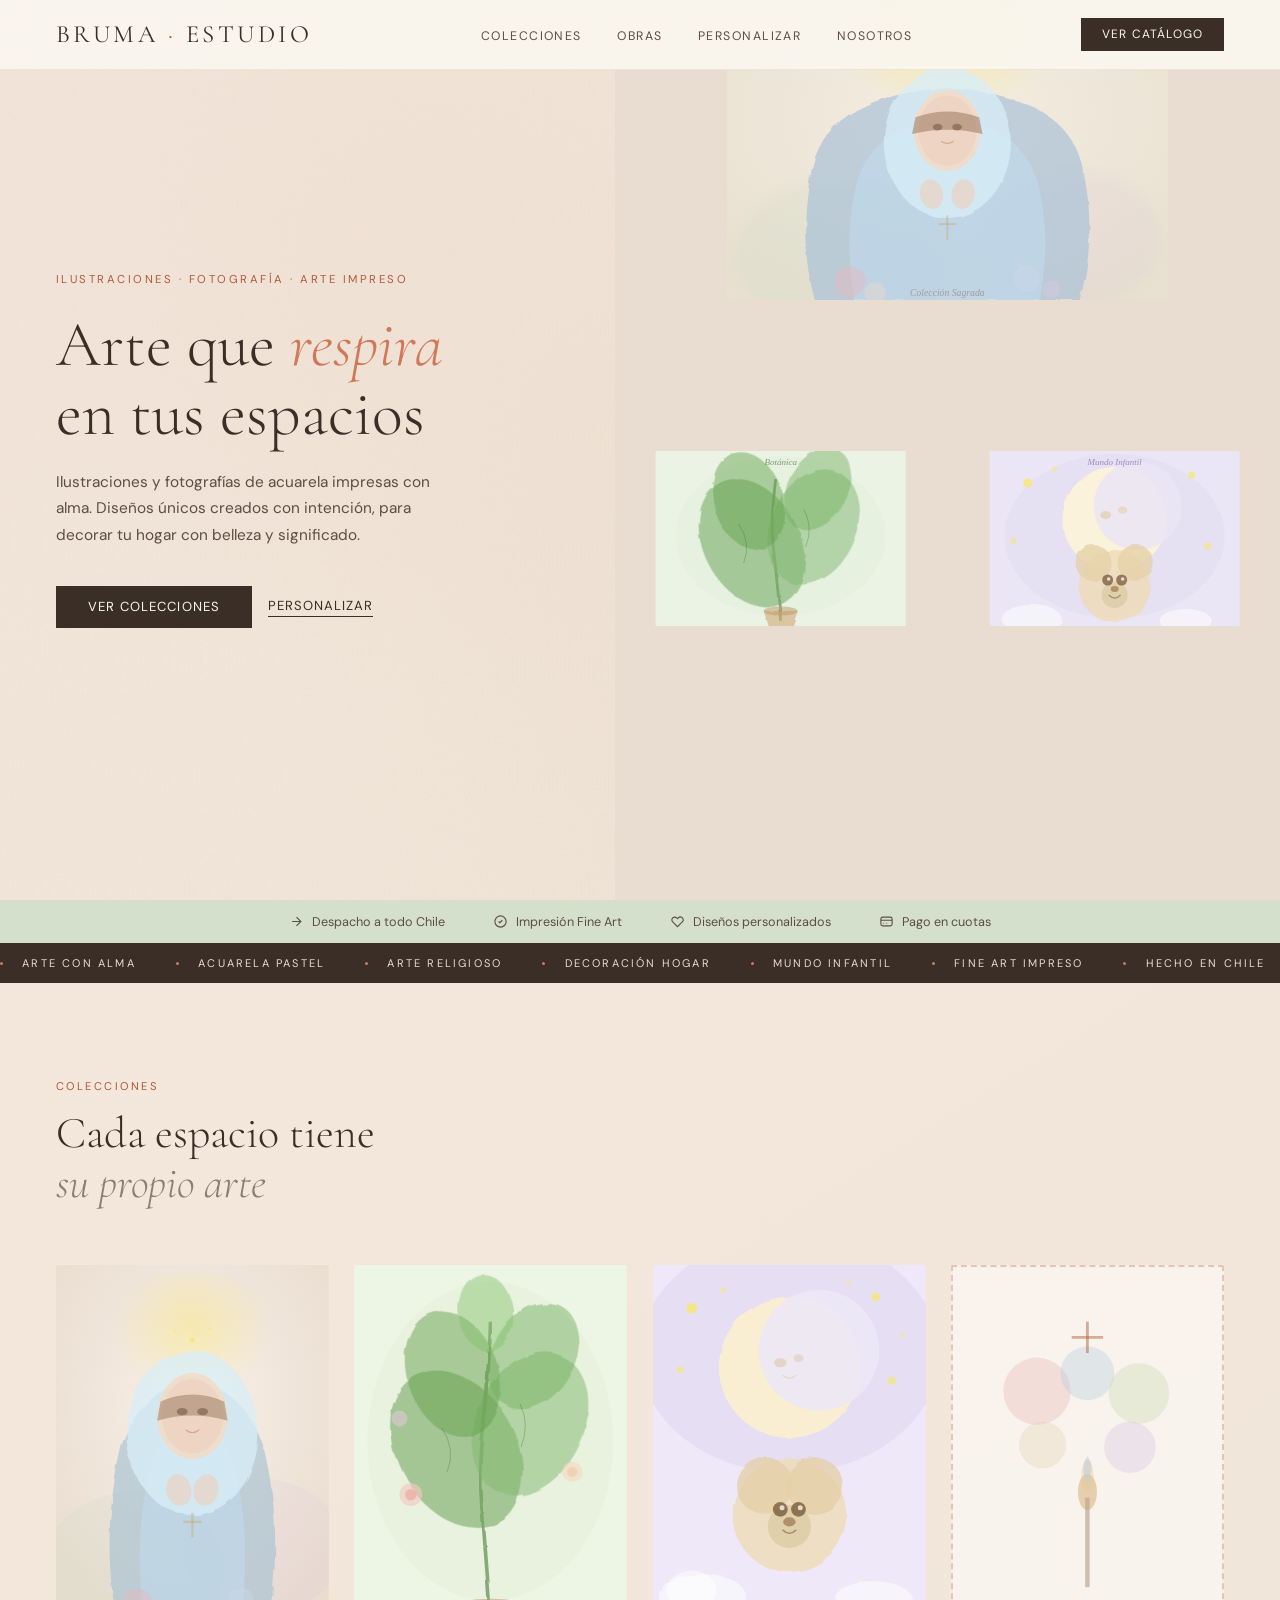
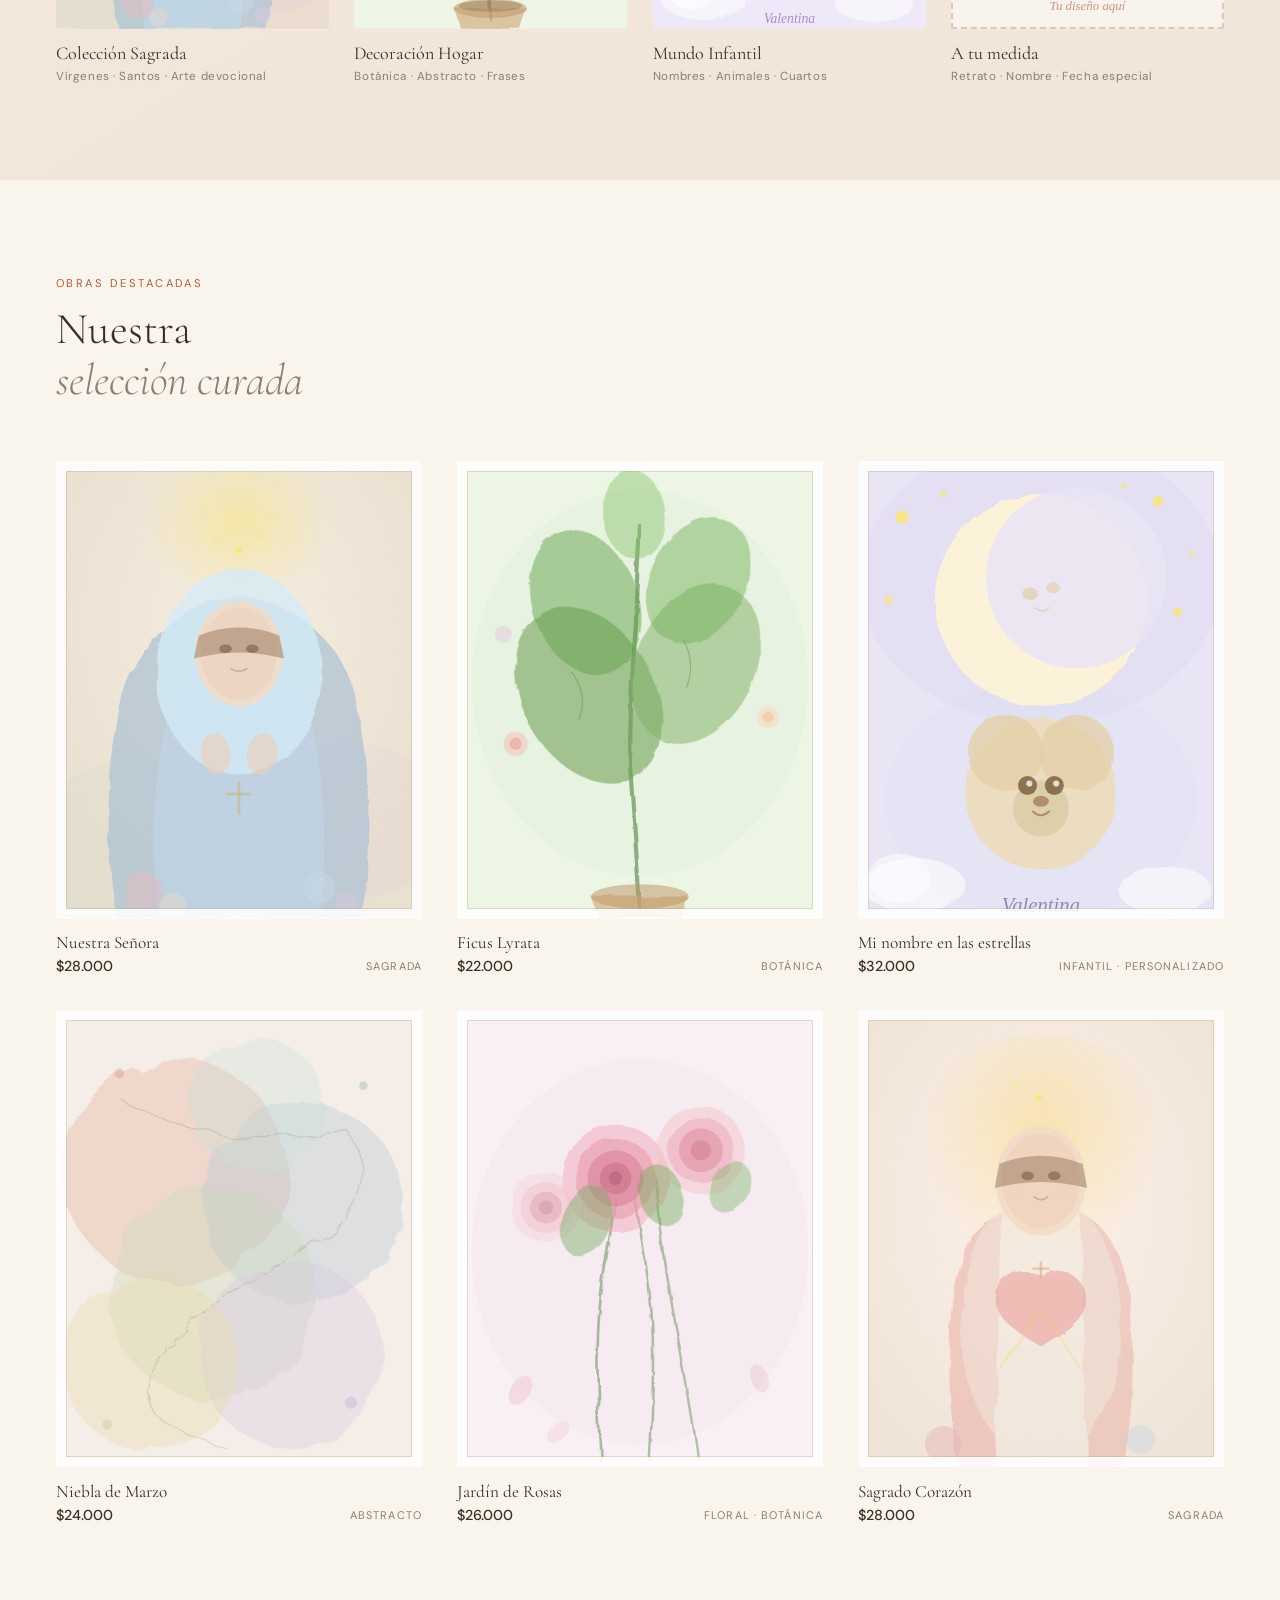
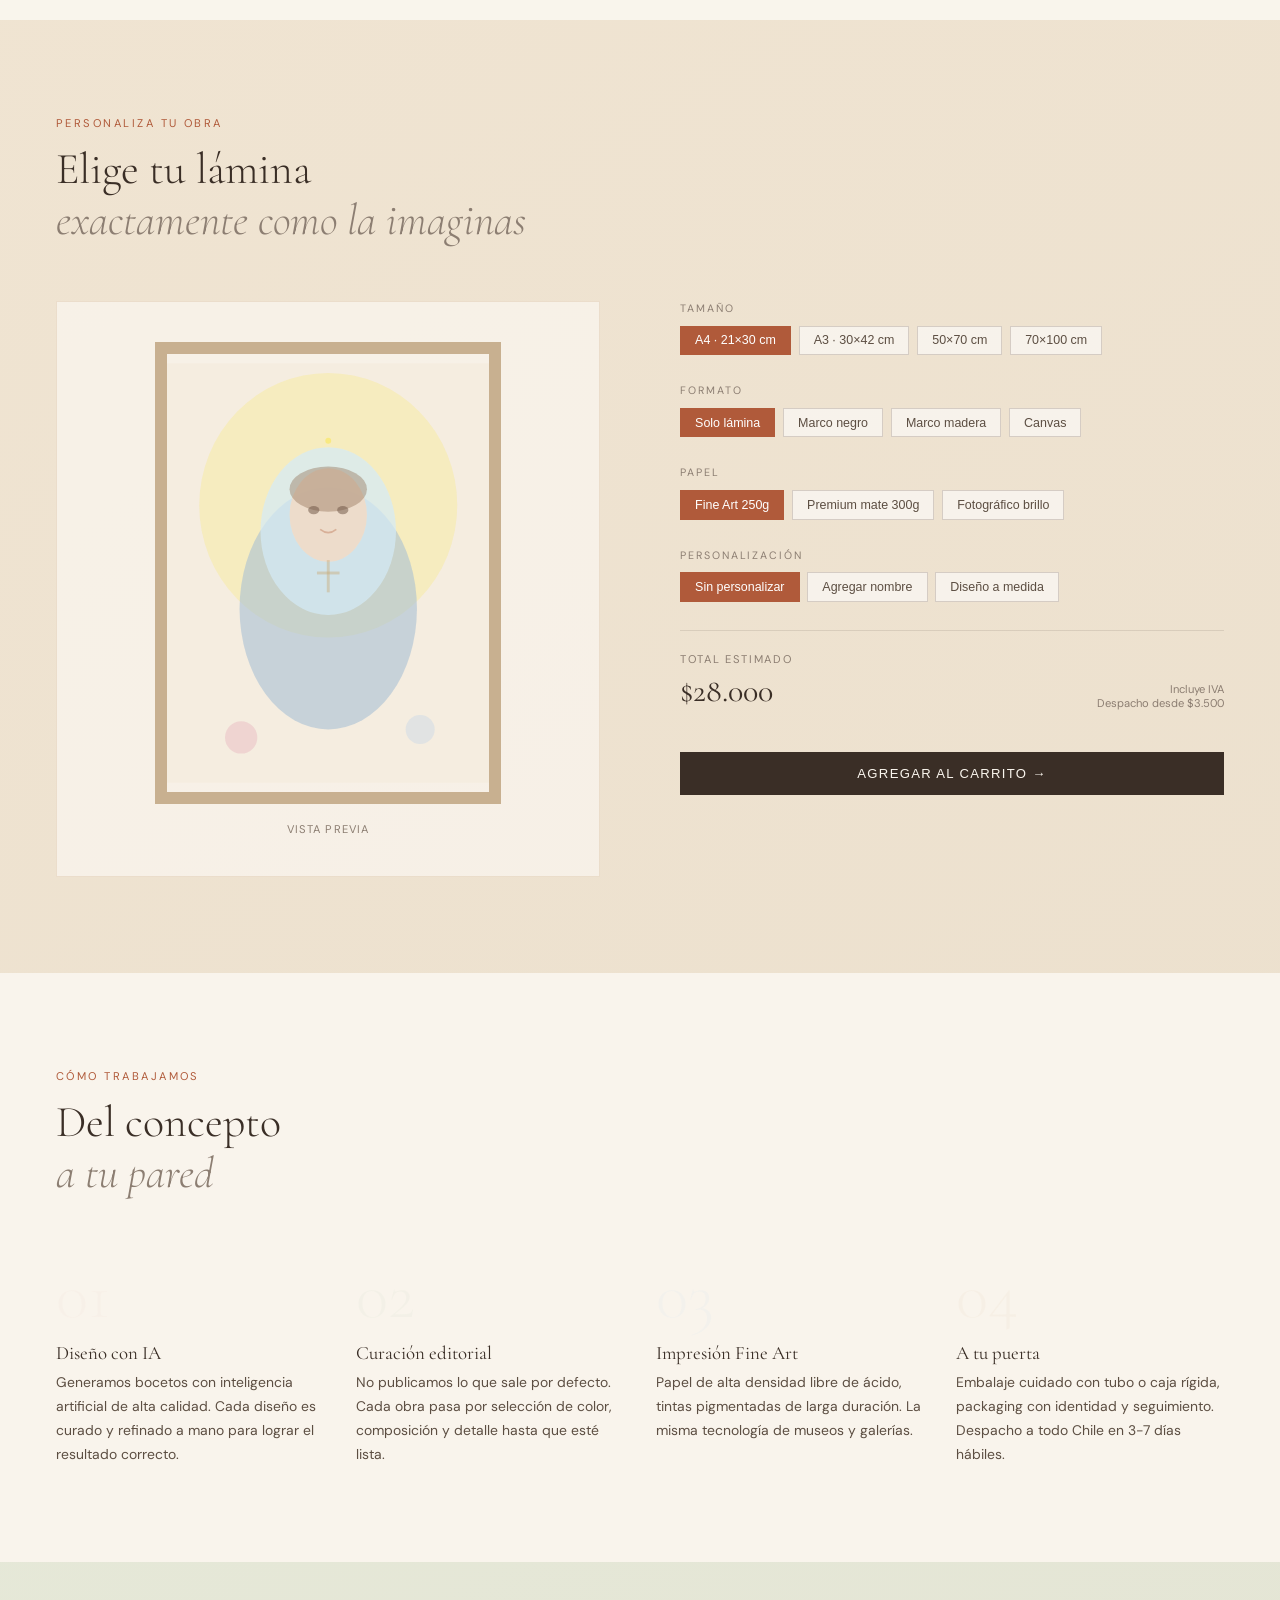
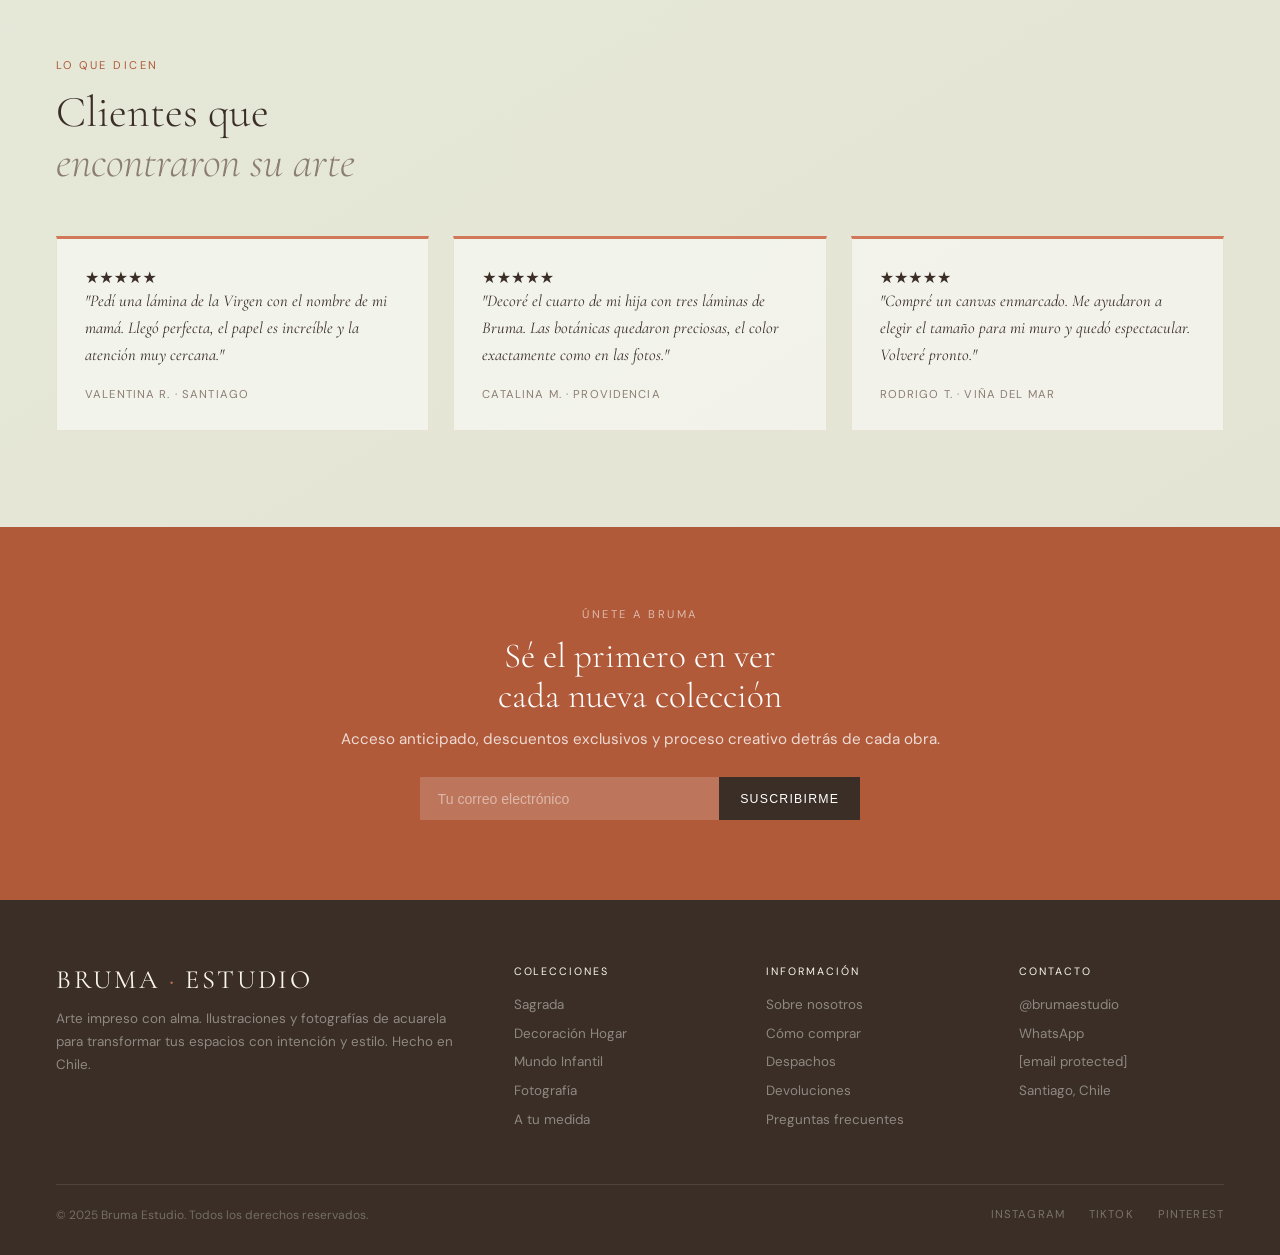
<file: index.html>
<!DOCTYPE html>
<html lang="es">
<head>
  <meta charset="UTF-8">
  <meta name="viewport" content="width=device-width, initial-scale=1.0">
  <title>Bruma Estudio — Arte para tus espacios</title>

  <!-- Fuentes -->
  <link href="https://fonts.googleapis.com/css2?family=Cormorant+Garamond:ital,wght@0,300;0,400;0,500;1,300;1,400&family=DM+Sans:opsz,wght@9..40,300;9..40,400;9..40,500&display=swap" rel="stylesheet">

  <!-- Estilos separados -->
  <link rel="stylesheet" href="css/bruma.css">
</head>
<body>

<nav>
  <a href="#" class="nl">BRUMA <span>·</span> ESTUDIO</a>
  <ul class="nlinks">
    <li><a href="#cats">Colecciones</a></li>
    <li><a href="#prods">Obras</a></li>
    <li><a href="#cfg">Personalizar</a></li>
    <li><a href="#proc">Nosotros</a></li>
  </ul>
  <a href="#prods" class="ncta">Ver catálogo</a>
</nav>

<!-- HERO -->
<section class="hero" style="padding:0;" id="top">
  <div class="hl">
    <p class="ey">Ilustraciones · Fotografía · Arte impreso</p>
    <h1 class="ht">Arte que <em>respira</em><br>en tus espacios</h1>
    <p class="hs">Ilustraciones y fotografías de acuarela impresas con alma. Diseños únicos creados con intención, para decorar tu hogar con belleza y significado.</p>
    <div class="ha">
      <a href="#cats" class="bp">Ver colecciones</a>
      <a href="#cfg" class="bs">Personalizar</a>
    </div>
  </div>
  <div class="hr">
    <div class="ha1">
      <!-- VIRGEN ACUARELA HERO -->
      <svg viewBox="0 0 500 340" xmlns="http://www.w3.org/2000/svg" style="height:300px;width:100%;object-fit:cover;">
        <defs>
          <radialGradient id="hbg" cx="50%" cy="38%" r="68%"><stop offset="0%" stop-color="#F5EDE2"/><stop offset="100%" stop-color="#E8E0D0"/></radialGradient>
          <radialGradient id="hhalo" cx="50%" cy="26%" r="34%"><stop offset="0%" stop-color="#F8E870" stop-opacity=".48"/><stop offset="100%" stop-color="#F8E870" stop-opacity="0"/></radialGradient>
          <filter id="wc0"><feTurbulence type="fractalNoise" baseFrequency=".038" numOctaves="4" result="n"/><feDisplacementMap in="SourceGraphic" in2="n" scale="5"/></filter>
          <filter id="bl0"><feGaussianBlur stdDeviation="7"/></filter>
        </defs>
        <rect width="500" height="340" fill="url(#hbg)"/>
        <ellipse cx="250" cy="105" rx="185" ry="130" fill="url(#hhalo)"/>
        <ellipse cx="130" cy="290" rx="120" ry="85" fill="#C8D8C2" fill-opacity=".22" filter="url(#bl0)"/>
        <ellipse cx="390" cy="270" rx="100" ry="78" fill="#D8C8D8" fill-opacity=".18" filter="url(#bl0)"/>
        <!-- manto azul pastel -->
        <path d="M 100 340 C 90 305 82 250 98 185 C 112 132 165 105 250 100 C 335 105 388 132 402 185 C 418 250 410 305 400 340 Z" fill="#A8C2D8" fill-opacity=".68" filter="url(#wc0)"/>
        <path d="M 145 340 C 138 300 135 255 148 205 C 160 166 192 140 250 134 C 308 140 340 166 352 205 C 365 255 362 300 355 340 Z" fill="#C2DCF0" fill-opacity=".55"/>
        <!-- velo -->
        <ellipse cx="250" cy="162" rx="72" ry="85" fill="#D8EEF8" fill-opacity=".78" filter="url(#wc0)"/>
        <!-- cara piel cálida -->
        <ellipse cx="250" cy="148" rx="38" ry="46" fill="#F2DCC8" fill-opacity=".92"/>
        <ellipse cx="250" cy="148" rx="33" ry="40" fill="#EDD0BC" fill-opacity=".52"/>
        <!-- cabello marrón -->
        <path d="M 214 133 Q 250 120 286 133 L 290 152 Q 250 142 210 152 Z" fill="#8C6C50" fill-opacity=".48"/>
        <!-- ojos suaves -->
        <ellipse cx="239" cy="144" rx="5.5" ry="3.8" fill="#6A5040" fill-opacity=".52"/>
        <ellipse cx="261" cy="144" rx="5.5" ry="3.8" fill="#6A5040" fill-opacity=".52"/>
        <path d="M 243 160 Q 250 165 257 160" stroke="#C08060" stroke-width="1.4" fill="none" stroke-opacity=".5"/>
        <!-- manos -->
        <ellipse cx="232" cy="220" rx="13" ry="17" fill="#EDD0BC" fill-opacity=".62" transform="rotate(-12,232,220)"/>
        <ellipse cx="268" cy="220" rx="13" ry="17" fill="#EDD0BC" fill-opacity=".62" transform="rotate(12,268,220)"/>
        <!-- cruces / rosario -->
        <line x1="250" y1="244" x2="250" y2="272" stroke="#C8A870" stroke-width="2.2" stroke-opacity=".45"/>
        <line x1="240" y1="254" x2="260" y2="254" stroke="#C8A870" stroke-width="2.2" stroke-opacity=".45"/>
        <!-- flores base -->
        <circle cx="140" cy="320" r="18" fill="#E8B8C0" fill-opacity=".5" filter="url(#wc0)"/>
        <circle cx="168" cy="332" r="12" fill="#ECD8C8" fill-opacity=".44"/>
        <circle cx="340" cy="316" r="15" fill="#C8D8E8" fill-opacity=".48" filter="url(#wc0)"/>
        <circle cx="368" cy="328" r="10" fill="#DCC8E4" fill-opacity=".42"/>
        <!-- destellos -->
        <circle cx="250" cy="65" r="2.8" fill="#F8E870" fill-opacity=".82"/>
        <circle cx="230" cy="56" r="1.6" fill="#F8E870" fill-opacity=".6"/>
        <circle cx="270" cy="54" r="1.6" fill="#F8E870" fill-opacity=".6"/>
        <text x="250" y="336" text-anchor="middle" font-family="Georgia,serif" font-size="11" fill="#8C7060" fill-opacity=".55" font-style="italic">Colección Sagrada</text>
      </svg>
    </div>
    <!-- BOTANICA sm -->
    <div class="hs1">
      <svg viewBox="0 0 250 175" xmlns="http://www.w3.org/2000/svg" style="height:175px;width:100%;">
        <defs><filter id="wcB0"><feTurbulence type="fractalNoise" baseFrequency=".042" numOctaves="4" result="n"/><feDisplacementMap in="SourceGraphic" in2="n" scale="4"/></filter></defs>
        <rect width="250" height="175" fill="#EBF3E5"/>
        <ellipse cx="125" cy="85" rx="105" ry="80" fill="#E0EED8" fill-opacity=".45"/>
        <path d="M 125 170 C 123 145 120 118 117 90 C 115 68 118 48 120 28" stroke="#4A7A38" stroke-width="2.8" fill="none" stroke-opacity=".58" filter="url(#wcB0)"/>
        <ellipse cx="96" cy="92" rx="48" ry="68" fill="#72A860" fill-opacity=".56" transform="rotate(-28,96,92)" filter="url(#wcB0)"/>
        <ellipse cx="158" cy="76" rx="43" ry="60" fill="#82B870" fill-opacity=".5" transform="rotate(24,158,76)" filter="url(#wcB0)"/>
        <ellipse cx="93" cy="50" rx="35" ry="50" fill="#62A048" fill-opacity=".46" transform="rotate(-18,93,50)" filter="url(#wcB0)"/>
        <ellipse cx="162" cy="38" rx="30" ry="44" fill="#74B060" fill-opacity=".46" transform="rotate(28,162,38)" filter="url(#wcB0)"/>
        <path d="M 83 73 Q 96 92 88 112" stroke="#2A5820" stroke-width=".85" fill="none" stroke-opacity=".3"/>
        <path d="M 148 58 Q 158 76 150 96" stroke="#2A5820" stroke-width=".85" fill="none" stroke-opacity=".3"/>
        <path d="M 108 160 L 142 160 L 137 175 L 113 175 Z" fill="#D0A878" fill-opacity=".6" filter="url(#wcB0)"/>
        <ellipse cx="125" cy="160" rx="17" ry="4.5" fill="#C09868" fill-opacity=".5"/>
        <text x="125" y="14" text-anchor="middle" font-family="Georgia,serif" font-size="9" fill="#4A6A3A" fill-opacity=".65" font-style="italic">Botánica</text>
      </svg>
    </div>
    <!-- INFANTIL sm -->
    <div class="hs1">
      <svg viewBox="0 0 250 175" xmlns="http://www.w3.org/2000/svg" style="height:175px;width:100%;">
        <defs><filter id="wcI0"><feTurbulence type="fractalNoise" baseFrequency=".048" numOctaves="3" result="n"/><feDisplacementMap in="SourceGraphic" in2="n" scale="3.5"/></filter></defs>
        <rect width="250" height="175" fill="#EBE6F5"/>
        <ellipse cx="125" cy="85" rx="110" ry="82" fill="#E0D8F0" fill-opacity=".45"/>
        <circle cx="125" cy="68" r="52" fill="#FFF5D8" fill-opacity=".86" filter="url(#wcI0)"/>
        <circle cx="148" cy="55" r="44" fill="#EBE6F5" fill-opacity=".9"/>
        <ellipse cx="116" cy="64" rx="5.5" ry="4" fill="#DDB870" fill-opacity=".38"/>
        <ellipse cx="133" cy="59" rx="4.5" ry="3.5" fill="#DDB870" fill-opacity=".32"/>
        <circle cx="38" cy="32" r="4.5" fill="#F8E860" fill-opacity=".72"/>
        <circle cx="202" cy="24" r="3.5" fill="#F8E860" fill-opacity=".65"/>
        <circle cx="24" cy="90" r="3" fill="#F8E860" fill-opacity=".52"/>
        <circle cx="218" cy="95" r="3.5" fill="#F8E860" fill-opacity=".58"/>
        <circle cx="65" cy="18" r="2.5" fill="#F8E860" fill-opacity=".48"/>
        <!-- Osito -->
        <circle cx="125" cy="135" r="36" fill="#EEDCB8" fill-opacity=".82" filter="url(#wcI0)"/>
        <circle cx="104" cy="112" r="18" fill="#E5D0A8" fill-opacity=".76" filter="url(#wcI0)"/>
        <circle cx="146" cy="112" r="18" fill="#E5D0A8" fill-opacity=".76" filter="url(#wcI0)"/>
        <circle cx="125" cy="144" r="13" fill="#D8C8A0" fill-opacity=".65"/>
        <circle cx="118" cy="129" r="5.5" fill="#5A3A18" fill-opacity=".6"/>
        <circle cx="132" cy="129" r="5.5" fill="#5A3A18" fill-opacity=".6"/>
        <circle cx="119" cy="128" r="1.8" fill="white" fill-opacity=".75"/>
        <circle cx="133" cy="128" r="1.8" fill="white" fill-opacity=".75"/>
        <ellipse cx="125" cy="138" r="4" fill="#8A5830" fill-opacity=".52" rx="4" ry="3"/>
        <path d="M 119 144 Q 125 150 131 144" stroke="#7A4820" stroke-width="1.3" fill="none" stroke-opacity=".48"/>
        <ellipse cx="42" cy="168" rx="30" ry="14" fill="white" fill-opacity=".5" filter="url(#wcI0)"/>
        <ellipse cx="196" cy="170" rx="26" ry="12" fill="white" fill-opacity=".48"/>
        <text x="125" y="14" text-anchor="middle" font-family="Georgia,serif" font-size="9" fill="#7060A0" fill-opacity=".65" font-style="italic">Mundo Infantil</text>
      </svg>
    </div>
  </div>
</section>
<!-- TRUST BAR -->
<div class="tbar">
  <div class="ti"><svg width="15" height="15" viewBox="0 0 24 24" fill="none" stroke="currentColor" stroke-width="1.8"><path d="M5 12h14M12 5l7 7-7 7"/></svg> Despacho a todo Chile</div>
  <div class="ti"><svg width="15" height="15" viewBox="0 0 24 24" fill="none" stroke="currentColor" stroke-width="1.8"><path d="M9 12l2 2 4-4m6 2a9 9 0 11-18 0 9 9 0 0118 0z"/></svg> Impresión Fine Art</div>
  <div class="ti"><svg width="15" height="15" viewBox="0 0 24 24" fill="none" stroke="currentColor" stroke-width="1.8"><path d="M4.318 6.318a4.5 4.5 0 000 6.364L12 20.364l7.682-7.682a4.5 4.5 0 00-6.364-6.364L12 7.636l-1.318-1.318a4.5 4.5 0 00-6.364 0z"/></svg> Diseños personalizados</div>
  <div class="ti"><svg width="15" height="15" viewBox="0 0 24 24" fill="none" stroke="currentColor" stroke-width="1.8"><path d="M3 10h18M7 15h1m4 0h1m-7 4h12a3 3 0 003-3V8a3 3 0 00-3-3H6a3 3 0 00-3 3v8a3 3 0 003 3z"/></svg> Pago en cuotas</div>
</div>

<!-- MARQUEE -->
<div class="mwrap">
  <div class="mtrack">
    <div class="mi"><span class="md"></span>Arte con alma</div><div class="mi"><span class="md"></span>Acuarela pastel</div><div class="mi"><span class="md"></span>Arte religioso</div><div class="mi"><span class="md"></span>Decoración hogar</div><div class="mi"><span class="md"></span>Mundo infantil</div><div class="mi"><span class="md"></span>Fine art impreso</div><div class="mi"><span class="md"></span>Hecho en Chile</div><div class="mi"><span class="md"></span>Personalización única</div>
    <div class="mi"><span class="md"></span>Arte con alma</div><div class="mi"><span class="md"></span>Acuarela pastel</div><div class="mi"><span class="md"></span>Arte religioso</div><div class="mi"><span class="md"></span>Decoración hogar</div><div class="mi"><span class="md"></span>Mundo infantil</div><div class="mi"><span class="md"></span>Fine art impreso</div><div class="mi"><span class="md"></span>Hecho en Chile</div><div class="mi"><span class="md"></span>Personalización única</div>
  </div>
</div>
<!-- CATEGORÍAS -->
<section style="background:linear-gradient(148deg,rgba(242,221,213,.48) 0%,rgba(232,208,198,.28) 100%);padding:6rem 3.5rem;" id="cats">
  <p class="sl">Colecciones</p>
  <h2 class="st">Cada espacio tiene<br><em>su propio arte</em></h2>
  <div class="cgrid">
    <!-- Sagrada -->
    <div class="cc">
      <div class="cart" style="aspect-ratio:3/4;">
        <svg viewBox="0 0 240 320" xmlns="http://www.w3.org/2000/svg">
          <defs>
            <radialGradient id="cs1bg" cx="50%" cy="38%" r="65%"><stop offset="0%" stop-color="#F8F0E8"/><stop offset="100%" stop-color="#EADDD0"/></radialGradient>
            <radialGradient id="cs1h" cx="50%" cy="27%" r="33%"><stop offset="0%" stop-color="#F8E870" stop-opacity=".44"/><stop offset="100%" stop-color="#F8E870" stop-opacity="0"/></radialGradient>
            <filter id="wcc1"><feTurbulence type="fractalNoise" baseFrequency=".042" numOctaves="4" result="n"/><feDisplacementMap in="SourceGraphic" in2="n" scale="5"/></filter>
          </defs>
          <rect width="240" height="320" fill="url(#cs1bg)"/>
          <ellipse cx="120" cy="98" rx="105" ry="92" fill="url(#cs1h)"/>
          <ellipse cx="68" cy="268" rx="80" ry="68" fill="#C8D8C2" fill-opacity=".22"/>
          <ellipse cx="182" cy="248" rx="70" ry="60" fill="#D8C8D8" fill-opacity=".18"/>
          <path d="M 55 320 C 46 280 42 222 58 158 C 70 118 103 103 120 98 C 137 103 170 118 182 158 C 198 222 194 280 185 320 Z" fill="#A8C2D4" fill-opacity=".66" filter="url(#wcc1)"/>
          <path d="M 78 320 C 73 280 70 232 82 182 C 92 146 112 118 120 112 C 128 118 148 146 158 182 C 170 232 167 280 162 320 Z" fill="#C2DCF0" fill-opacity=".54"/>
          <ellipse cx="120" cy="148" rx="58" ry="72" fill="#D8EEF8" fill-opacity=".76" filter="url(#wcc1)"/>
          <ellipse cx="120" cy="133" rx="31" ry="38" fill="#F2DCC8" fill-opacity=".9"/>
          <ellipse cx="120" cy="133" rx="27" ry="33" fill="#EDD0BC" fill-opacity=".52"/>
          <path d="M 92 120 Q 120 108 148 120 L 151 137 Q 120 128 89 137 Z" fill="#8C6C50" fill-opacity=".46"/>
          <ellipse cx="111" cy="129" rx="4.8" ry="3.2" fill="#6A5040" fill-opacity=".52"/>
          <ellipse cx="129" cy="129" rx="4.8" ry="3.2" fill="#6A5040" fill-opacity=".52"/>
          <path d="M 114 145 Q 120 150 126 145" stroke="#C08060" stroke-width="1.2" fill="none" stroke-opacity=".5"/>
          <ellipse cx="108" cy="198" rx="11" ry="14" fill="#EDD0BC" fill-opacity=".62" transform="rotate(-12,108,198)"/>
          <ellipse cx="132" cy="198" rx="11" ry="14" fill="#EDD0BC" fill-opacity=".62" transform="rotate(12,132,198)"/>
          <line x1="120" y1="218" x2="120" y2="240" stroke="#C8A870" stroke-width="2" stroke-opacity=".45"/>
          <line x1="112" y1="226" x2="128" y2="226" stroke="#C8A870" stroke-width="2" stroke-opacity=".45"/>
          <circle cx="72" cy="298" r="13" fill="#E8B8C0" fill-opacity=".5" filter="url(#wcc1)"/>
          <circle cx="90" cy="310" r="8.5" fill="#ECD8C8" fill-opacity=".42"/>
          <circle cx="163" cy="295" r="11" fill="#C8D8E8" fill-opacity=".48" filter="url(#wcc1)"/>
          <circle cx="182" cy="308" r="7.5" fill="#DCC8E4" fill-opacity=".4"/>
          <circle cx="120" cy="66" r="2.2" fill="#F8E870" fill-opacity=".8"/>
          <circle cx="105" cy="58" r="1.3" fill="#F8E870" fill-opacity=".6"/>
          <circle cx="135" cy="56" r="1.3" fill="#F8E870" fill-opacity=".6"/>
        </svg>
      </div>
      <p class="cn">Colección Sagrada</p>
      <p class="cs">Vírgenes · Santos · Arte devocional</p>
    </div>
    <!-- Botánica -->
    <div class="cc">
      <div class="cart" style="aspect-ratio:3/4;">
        <svg viewBox="0 0 240 320" xmlns="http://www.w3.org/2000/svg">
          <defs><filter id="wcb1"><feTurbulence type="fractalNoise" baseFrequency=".04" numOctaves="4" result="n"/><feDisplacementMap in="SourceGraphic" in2="n" scale="4.5"/></filter></defs>
          <rect width="240" height="320" fill="#EDF5E5"/>
          <ellipse cx="120" cy="155" rx="108" ry="140" fill="#E0EED8" fill-opacity=".45"/>
          <path d="M 120 312 C 118 280 115 244 112 205 C 110 172 114 142 117 112 C 118 88 120 68 120 50" stroke="#4A7A38" stroke-width="3.2" fill="none" stroke-opacity=".6" filter="url(#wcb1)"/>
          <ellipse cx="90" cy="162" rx="52" ry="74" fill="#72A860" fill-opacity=".58" transform="rotate(-30,90,162)" filter="url(#wcb1)"/>
          <ellipse cx="155" cy="140" rx="47" ry="66" fill="#82B870" fill-opacity=".52" transform="rotate(26,155,140)" filter="url(#wcb1)"/>
          <ellipse cx="87" cy="96" rx="40" ry="57" fill="#62A048" fill-opacity=".48" transform="rotate(-20,87,96)" filter="url(#wcb1)"/>
          <ellipse cx="158" cy="80" rx="36" ry="50" fill="#74B060" fill-opacity=".48" transform="rotate(30,158,80)" filter="url(#wcb1)"/>
          <ellipse cx="116" cy="42" rx="24" ry="34" fill="#84C068" fill-opacity=".45" transform="rotate(-8,116,42)" filter="url(#wcb1)"/>
          <path d="M 77 143 Q 90 162 82 182" stroke="#2A5820" stroke-width=".85" fill="none" stroke-opacity=".28"/>
          <path d="M 146 122 Q 155 140 147 160" stroke="#2A5820" stroke-width=".85" fill="none" stroke-opacity=".28"/>
          <circle cx="50" cy="202" r="10" fill="#F4C8C0" fill-opacity=".65"/>
          <circle cx="50" cy="202" r="5" fill="#ECA8A0" fill-opacity=".68"/>
          <circle cx="192" cy="182" r="9" fill="#F8D8C0" fill-opacity=".62"/>
          <circle cx="192" cy="182" r="4.5" fill="#F0C8A8" fill-opacity=".68"/>
          <circle cx="40" cy="135" r="7" fill="#E8C8E0" fill-opacity=".52"/>
          <path d="M 88 302 L 152 302 L 146 320 L 94 320 Z" fill="#D0A878" fill-opacity=".62" filter="url(#wcb1)"/>
          <ellipse cx="120" cy="302" rx="32" ry="8.5" fill="#C09868" fill-opacity=".52"/>
          <ellipse cx="120" cy="300" rx="28" ry="5" fill="#8A6848" fill-opacity=".38"/>
        </svg>
      </div>
      <p class="cn">Decoración Hogar</p>
      <p class="cs">Botánica · Abstracto · Frases</p>
    </div>
    <!-- Infantil -->
    <div class="cc">
      <div class="cart" style="aspect-ratio:3/4;">
        <svg viewBox="0 0 240 320" xmlns="http://www.w3.org/2000/svg">
          <defs><filter id="wci1"><feTurbulence type="fractalNoise" baseFrequency=".048" numOctaves="3" result="n"/><feDisplacementMap in="SourceGraphic" in2="n" scale="3.5"/></filter></defs>
          <rect width="240" height="320" fill="#EEE8F8"/>
          <ellipse cx="120" cy="78" rx="132" ry="105" fill="#E0D8F0" fill-opacity=".5"/>
          <circle cx="120" cy="90" r="62" fill="#FDF0CC" fill-opacity=".86" filter="url(#wci1)"/>
          <circle cx="146" cy="75" r="53" fill="#EEE8F8" fill-opacity=".9"/>
          <ellipse cx="112" cy="86" rx="5.5" ry="4" fill="#D4B880" fill-opacity=".38"/>
          <ellipse cx="128" cy="82" rx="4.5" ry="3.5" fill="#D4B880" fill-opacity=".32"/>
          <path d="M 114 97 Q 120 102 126 97" stroke="#D4B880" stroke-width="1.2" fill="none" stroke-opacity=".35"/>
          <circle cx="34" cy="38" r="4.8" fill="#F8E860" fill-opacity=".72"/>
          <circle cx="196" cy="28" r="3.8" fill="#F8E860" fill-opacity=".65"/>
          <circle cx="24" cy="92" r="3.2" fill="#F8E860" fill-opacity=".52"/>
          <circle cx="210" cy="102" r="3.6" fill="#F8E860" fill-opacity=".58"/>
          <circle cx="62" cy="22" r="2.6" fill="#F8E860" fill-opacity=".48"/>
          <circle cx="172" cy="16" r="2.1" fill="#F8E860" fill-opacity=".44"/>
          <circle cx="220" cy="62" r="2.1" fill="#F8E860" fill-opacity=".4"/>
          <circle cx="120" cy="220" r="50" fill="#EEDCB8" fill-opacity=".82" filter="url(#wci1)"/>
          <circle cx="98" cy="194" r="25" fill="#E5D0A8" fill-opacity=".78" filter="url(#wci1)"/>
          <circle cx="142" cy="194" r="25" fill="#E5D0A8" fill-opacity=".78" filter="url(#wci1)"/>
          <circle cx="120" cy="230" r="19" fill="#D8C8A0" fill-opacity=".66"/>
          <circle cx="112" cy="215" r="6.5" fill="#5A3A18" fill-opacity=".62"/>
          <circle cx="128" cy="215" r="6.5" fill="#5A3A18" fill-opacity=".62"/>
          <circle cx="113.5" cy="213.5" r="2.2" fill="white" fill-opacity=".75"/>
          <circle cx="129.5" cy="213.5" r="2.2" fill="white" fill-opacity=".75"/>
          <ellipse cx="120" cy="226" rx="5.5" ry="4" fill="#8A5830" fill-opacity=".54"/>
          <path d="M 114 233 Q 120 239 126 233" stroke="#7A4820" stroke-width="1.4" fill="none" stroke-opacity=".48"/>
          <ellipse cx="44" cy="292" rx="38" ry="20" fill="white" fill-opacity=".55" filter="url(#wci1)"/>
          <ellipse cx="34" cy="286" rx="22" ry="17" fill="white" fill-opacity=".5"/>
          <ellipse cx="194" cy="296" rx="35" ry="18" fill="white" fill-opacity=".5" filter="url(#wci1)"/>
          <text x="120" y="315" text-anchor="middle" font-family="Georgia,serif" font-size="12" fill="#8060B0" fill-opacity=".65" font-style="italic">Valentina</text>
        </svg>
      </div>
      <p class="cn">Mundo Infantil</p>
      <p class="cs">Nombres · Animales · Cuartos</p>
    </div>
    <!-- A tu medida -->
    <div class="cc">
      <div class="cart" style="aspect-ratio:3/4;border:2px dashed rgba(176,90,58,.28);display:flex;flex-direction:column;align-items:center;justify-content:center;background:rgba(255,255,255,.4);">
        <svg viewBox="0 0 240 320" xmlns="http://www.w3.org/2000/svg">
          <rect width="240" height="320" fill="rgba(250,246,238,.6)"/>
          <circle cx="75" cy="110" r="30" fill="#E8B8B8" fill-opacity=".38"/>
          <circle cx="120" cy="94" r="24" fill="#B8CCE0" fill-opacity=".38"/>
          <circle cx="166" cy="112" r="27" fill="#C8D8B0" fill-opacity=".36"/>
          <circle cx="80" cy="158" r="21" fill="#E0D0B0" fill-opacity=".33"/>
          <circle cx="158" cy="160" r="23" fill="#D0C0E0" fill-opacity=".33"/>
          <line x1="120" y1="205" x2="120" y2="285" stroke="#8A6848" stroke-width="4" stroke-opacity=".38"/>
          <ellipse cx="120" cy="200" rx="8.5" ry="16" fill="#D0A870" fill-opacity=".48"/>
          <ellipse cx="120" cy="186" rx="5.5" ry="15" fill="#E8C890" fill-opacity=".38"/>
          <path d="M 120 168 Q 127 178 120 192 Q 113 178 120 168 Z" fill="#B8CCE0" fill-opacity=".52"/>
          <line x1="120" y1="48" x2="120" y2="76" stroke="#B05A3A" stroke-width="2.5" stroke-opacity=".48"/>
          <line x1="106" y1="62" x2="134" y2="62" stroke="#B05A3A" stroke-width="2.5" stroke-opacity=".48"/>
          <text x="120" y="305" text-anchor="middle" font-family="Georgia,serif" font-size="11.5" fill="#B05A3A" fill-opacity=".62" font-style="italic">Tu diseño aquí</text>
        </svg>
      </div>
      <p class="cn">A tu medida</p>
      <p class="cs">Retrato · Nombre · Fecha especial</p>
    </div>
  </div>
</section>

<!-- PRODUCTOS -->
<section style="background:rgba(250,246,238,.88);padding:6rem 3.5rem;" id="prods">
  <p class="sl">Obras destacadas</p>
  <h2 class="st">Nuestra<br><em>selección curada</em></h2>
  <div class="pgrid">
    <!-- P1: Virgen -->
    <div class="pc">
      <div class="part" style="aspect-ratio:4/5;">
        <svg viewBox="0 0 300 375" xmlns="http://www.w3.org/2000/svg">
          <defs>
            <radialGradient id="p1bg" cx="50%" cy="36%" r="60%"><stop offset="0%" stop-color="#F5EDE0"/><stop offset="100%" stop-color="#EAE0D0"/></radialGradient>
            <radialGradient id="p1h" cx="50%" cy="24%" r="30%"><stop offset="0%" stop-color="#F8E470" stop-opacity=".48"/><stop offset="100%" stop-color="#F8E470" stop-opacity="0"/></radialGradient>
            <filter id="wcp1a"><feTurbulence type="fractalNoise" baseFrequency=".038" numOctaves="4" result="n"/><feDisplacementMap in="SourceGraphic" in2="n" scale="5.5"/></filter>
          </defs>
          <rect width="300" height="375" fill="url(#p1bg)"/>
          <ellipse cx="150" cy="108" rx="130" ry="112" fill="url(#p1h)"/>
          <ellipse cx="68" cy="318" rx="88" ry="74" fill="#C8D8C2" fill-opacity=".2"/>
          <ellipse cx="242" cy="295" rx="78" ry="64" fill="#D8C8D8" fill-opacity=".17"/>
          <path d="M 50 375 C 42 332 38 268 54 194 C 67 144 108 116 150 110 C 192 116 233 144 246 194 C 262 268 258 332 250 375 Z" fill="#A8C0D4" fill-opacity=".68" filter="url(#wcp1a)"/>
          <path d="M 84 375 C 79 336 77 278 89 222 C 100 178 126 148 150 140 C 174 148 200 178 211 222 C 223 278 221 336 216 375 Z" fill="#C0D8EC" fill-opacity=".56"/>
          <ellipse cx="150" cy="173" rx="68" ry="84" fill="#D4ECF8" fill-opacity=".77" filter="url(#wcp1a)"/>
          <ellipse cx="150" cy="158" rx="36" ry="43" fill="#F2DCC8" fill-opacity=".9"/>
          <ellipse cx="150" cy="158" rx="31" ry="38" fill="#EDD0BC" fill-opacity=".52"/>
          <path d="M 117 143 Q 150 130 183 143 L 187 162 Q 150 152 113 162 Z" fill="#8C6C50" fill-opacity=".46"/>
          <ellipse cx="139" cy="154" rx="5.2" ry="3.5" fill="#6A5040" fill-opacity=".52"/>
          <ellipse cx="161" cy="154" rx="5.2" ry="3.5" fill="#6A5040" fill-opacity=".52"/>
          <path d="M 143 170 Q 150 175 157 170" stroke="#C08060" stroke-width="1.3" fill="none" stroke-opacity=".5"/>
          <ellipse cx="131" cy="240" rx="12.5" ry="17" fill="#EDD0BC" fill-opacity=".63" transform="rotate(-12,131,240)"/>
          <ellipse cx="169" cy="240" rx="12.5" ry="17" fill="#EDD0BC" fill-opacity=".63" transform="rotate(12,169,240)"/>
          <line x1="150" y1="263" x2="150" y2="290" stroke="#C8A870" stroke-width="2.2" stroke-opacity=".45"/>
          <line x1="140" y1="273" x2="160" y2="273" stroke="#C8A870" stroke-width="2.2" stroke-opacity=".45"/>
          <circle cx="72" cy="354" r="16" fill="#E8B8C0" fill-opacity=".5" filter="url(#wcp1a)"/>
          <circle cx="96" cy="365" r="11" fill="#ECD8C8" fill-opacity=".43"/>
          <circle cx="216" cy="350" r="13" fill="#C8D8E8" fill-opacity=".47"/>
          <circle cx="238" cy="362" r="9" fill="#DCC8E4" fill-opacity=".4"/>
          <circle cx="150" cy="73" r="2.6" fill="#F8E870" fill-opacity=".82"/>
          <circle cx="131" cy="64" r="1.5" fill="#F8E870" fill-opacity=".62"/>
          <circle cx="169" cy="62" r="1.5" fill="#F8E870" fill-opacity=".62"/>
        </svg>
        <div class="pframe"></div>
        <div class="pov"><a href="#cfg" class="povb">Ver opciones</a></div>
      </div>
      <p class="pn">Nuestra Señora</p>
      <div class="pm"><span class="pp">$28.000</span><span class="pct">Sagrada</span></div>
    </div>
    <!-- P2: Botanica ficus -->
    <div class="pc">
      <div class="part" style="aspect-ratio:4/5;">
        <svg viewBox="0 0 300 375" xmlns="http://www.w3.org/2000/svg">
          <defs><filter id="wcp2a"><feTurbulence type="fractalNoise" baseFrequency=".038" numOctaves="4" result="n"/><feDisplacementMap in="SourceGraphic" in2="n" scale="5"/></filter></defs>
          <rect width="300" height="375" fill="#EDF5E5"/>
          <ellipse cx="150" cy="182" rx="138" ry="158" fill="#E0EED8" fill-opacity=".44"/>
          <path d="M 150 368 C 148 332 145 292 142 252 C 140 212 143 172 146 132 C 147 102 149 76 150 52" stroke="#4A7A38" stroke-width="3.4" fill="none" stroke-opacity=".58" filter="url(#wcp2a)"/>
          <ellipse cx="108" cy="192" rx="54" ry="77" fill="#70A058" fill-opacity=".58" transform="rotate(-29,108,192)" filter="url(#wcp2a)"/>
          <ellipse cx="196" cy="166" rx="49" ry="69" fill="#80B068" fill-opacity=".52" transform="rotate(25,196,166)" filter="url(#wcp2a)"/>
          <ellipse cx="105" cy="116" rx="43" ry="61" fill="#60A048" fill-opacity=".48" transform="rotate(-19,105,116)" filter="url(#wcp2a)"/>
          <ellipse cx="198" cy="98" rx="39" ry="55" fill="#72B058" fill-opacity=".47" transform="rotate(28,198,98)" filter="url(#wcp2a)"/>
          <ellipse cx="145" cy="44" rx="26" ry="37" fill="#84C068" fill-opacity=".44" transform="rotate(-8,145,44)" filter="url(#wcp2a)"/>
          <path d="M 94 173 Q 108 192 100 212" stroke="#2A5820" stroke-width=".9" fill="none" stroke-opacity=".28"/>
          <path d="M 186 147 Q 196 166 188 186" stroke="#2A5820" stroke-width=".9" fill="none" stroke-opacity=".28"/>
          <circle cx="48" cy="232" r="10" fill="#F4C8C0" fill-opacity=".65"/>
          <circle cx="48" cy="232" r="5" fill="#ECA8A0" fill-opacity=".7"/>
          <circle cx="255" cy="210" r="9" fill="#F8D8C0" fill-opacity=".62"/>
          <circle cx="255" cy="210" r="4.5" fill="#F0C8A8" fill-opacity=".68"/>
          <circle cx="38" cy="142" r="7" fill="#E8C8E0" fill-opacity=".52"/>
          <path d="M 110 357 L 190 357 L 183 375 L 117 375 Z" fill="#D0A878" fill-opacity=".62" filter="url(#wcp2a)"/>
          <ellipse cx="150" cy="357" rx="40" ry="10" fill="#C09868" fill-opacity=".52"/>
        </svg>
        <div class="pframe"></div>
        <div class="pov"><a href="#cfg" class="povb">Ver opciones</a></div>
      </div>
      <p class="pn">Ficus Lyrata</p>
      <div class="pm"><span class="pp">$22.000</span><span class="pct">Botánica</span></div>
    </div>
    <!-- P3: Infantil luna osito -->
    <div class="pc">
      <div class="part" style="aspect-ratio:4/5;">
        <svg viewBox="0 0 300 375" xmlns="http://www.w3.org/2000/svg">
          <defs><filter id="wcp3a"><feTurbulence type="fractalNoise" baseFrequency=".044" numOctaves="3" result="n"/><feDisplacementMap in="SourceGraphic" in2="n" scale="4.5"/></filter></defs>
          <rect width="300" height="375" fill="#EAE5F5"/>
          <ellipse cx="150" cy="98" rx="148" ry="118" fill="#E0D8F0" fill-opacity=".48"/>
          <ellipse cx="150" cy="278" rx="128" ry="98" fill="#D8E0F0" fill-opacity=".34"/>
          <circle cx="150" cy="114" r="87" fill="#FFF5D8" fill-opacity=".88" filter="url(#wcp3a)"/>
          <circle cx="179" cy="96" r="74" fill="#EAE5F5" fill-opacity=".91"/>
          <ellipse cx="141" cy="109" rx="6.5" ry="5" fill="#DDB870" fill-opacity=".38"/>
          <ellipse cx="160" cy="104" rx="5.5" ry="4.5" fill="#DDB870" fill-opacity=".33"/>
          <path d="M 145 120 Q 151 126 157 120" stroke="#DDB870" stroke-width="1.2" fill="none" stroke-opacity=".38"/>
          <circle cx="36" cy="46" r="5.5" fill="#F8E860" fill-opacity=".74"/>
          <circle cx="246" cy="33" r="4.5" fill="#F8E860" fill-opacity=".66"/>
          <circle cx="25" cy="114" r="3.6" fill="#F8E860" fill-opacity=".54"/>
          <circle cx="262" cy="124" r="4" fill="#F8E860" fill-opacity=".6"/>
          <circle cx="70" cy="27" r="3" fill="#F8E860" fill-opacity=".5"/>
          <circle cx="218" cy="20" r="2.5" fill="#F8E860" fill-opacity=".45"/>
          <circle cx="273" cy="76" r="2.5" fill="#F8E860" fill-opacity=".42"/>
          <circle cx="150" cy="273" r="62" fill="#EEDCB8" fill-opacity=".82" filter="url(#wcp3a)"/>
          <circle cx="121" cy="239" r="31" fill="#E5D0A8" fill-opacity=".78" filter="url(#wcp3a)"/>
          <circle cx="179" cy="239" r="31" fill="#E5D0A8" fill-opacity=".78" filter="url(#wcp3a)"/>
          <circle cx="150" cy="285" r="23" fill="#D8C8A0" fill-opacity=".66"/>
          <circle cx="139" cy="266" r="7.8" fill="#5A3A18" fill-opacity=".62"/>
          <circle cx="161" cy="266" r="7.8" fill="#5A3A18" fill-opacity=".62"/>
          <circle cx="140.5" cy="264.5" r="2.5" fill="white" fill-opacity=".76"/>
          <circle cx="162.5" cy="264.5" r="2.5" fill="white" fill-opacity=".76"/>
          <ellipse cx="150" cy="279" rx="6.5" ry="4.5" fill="#8A5830" fill-opacity=".54"/>
          <path d="M 143 287 Q 150 294 157 287" stroke="#7A4820" stroke-width="1.5" fill="none" stroke-opacity=".5"/>
          <ellipse cx="46" cy="348" rx="42" ry="22" fill="white" fill-opacity=".57" filter="url(#wcp3a)"/>
          <ellipse cx="34" cy="342" rx="26" ry="20" fill="white" fill-opacity=".52"/>
          <ellipse cx="252" cy="352" rx="38" ry="20" fill="white" fill-opacity=".54" filter="url(#wcp3a)"/>
          <text x="150" y="370" text-anchor="middle" font-family="Georgia,serif" font-size="17" fill="#7060A0" fill-opacity=".7" font-style="italic">Valentina</text>
        </svg>
        <div class="pframe"></div>
        <div class="pov"><a href="#cfg" class="povb">Ver opciones</a></div>
      </div>
      <p class="pn">Mi nombre en las estrellas</p>
      <div class="pm"><span class="pp">$32.000</span><span class="pct">Infantil · Personalizado</span></div>
    </div>
    <!-- P4: Abstracto manchas -->
    <div class="pc">
      <div class="part" style="aspect-ratio:4/5;">
        <svg viewBox="0 0 300 375" xmlns="http://www.w3.org/2000/svg">
          <defs>
            <filter id="wcp4a"><feTurbulence type="fractalNoise" baseFrequency=".03" numOctaves="5" result="n"/><feDisplacementMap in="SourceGraphic" in2="n" scale="14"/></filter>
            <filter id="bl4"><feGaussianBlur stdDeviation="5"/></filter>
          </defs>
          <rect width="300" height="375" fill="#F5EEE8"/>
          <circle cx="98" cy="132" r="92" fill="#E8B8A8" fill-opacity=".42" filter="url(#wcp4a)"/>
          <circle cx="202" cy="158" r="82" fill="#B8C8D8" fill-opacity=".4" filter="url(#wcp4a)"/>
          <circle cx="128" cy="232" r="86" fill="#C8D8B8" fill-opacity=".37" filter="url(#wcp4a)"/>
          <circle cx="192" cy="282" r="76" fill="#D8C8E0" fill-opacity=".36" filter="url(#wcp4a)"/>
          <circle cx="78" cy="290" r="72" fill="#E8D8A8" fill-opacity=".33" filter="url(#wcp4a)"/>
          <circle cx="165" cy="78" r="55" fill="#C8E0D8" fill-opacity=".3" filter="url(#wcp4a)"/>
          <path d="M 58 78 Q 148 118 238 98 Q 278 158 198 198 Q 118 238 78 298 Q 58 338 138 358" stroke="#9A8878" stroke-width="1.1" fill="none" stroke-opacity=".27" filter="url(#wcp4a)"/>
          <circle cx="52" cy="52" r="4" fill="#D8A890" fill-opacity=".48"/>
          <circle cx="252" cy="62" r="3.5" fill="#A8C0B8" fill-opacity=".48"/>
          <circle cx="242" cy="322" r="5" fill="#C8B8D8" fill-opacity=".48"/>
          <circle cx="42" cy="340" r="4" fill="#D8C8A0" fill-opacity=".46"/>
        </svg>
        <div class="pframe"></div>
        <div class="pov"><a href="#cfg" class="povb">Ver opciones</a></div>
      </div>
      <p class="pn">Niebla de Marzo</p>
      <div class="pm"><span class="pp">$24.000</span><span class="pct">Abstracto</span></div>
    </div>
    <!-- P5: Flores rosas -->
    <div class="pc">
      <div class="part" style="aspect-ratio:4/5;">
        <svg viewBox="0 0 300 375" xmlns="http://www.w3.org/2000/svg">
          <defs><filter id="wcp5a"><feTurbulence type="fractalNoise" baseFrequency=".04" numOctaves="4" result="n"/><feDisplacementMap in="SourceGraphic" in2="n" scale="5.5"/></filter></defs>
          <rect width="300" height="375" fill="#F8F0F4"/>
          <ellipse cx="150" cy="198" rx="138" ry="158" fill="#F0E4EC" fill-opacity=".48"/>
          <path d="M 118 370 C 116 338 114 298 116 258 C 118 218 126 188 130 154" stroke="#5A8048" stroke-width="2.2" fill="none" stroke-opacity=".48" filter="url(#wcp5a)"/>
          <path d="M 158 370 C 160 334 162 294 160 256 C 158 216 150 186 146 152" stroke="#5A8048" stroke-width="2" fill="none" stroke-opacity=".46" filter="url(#wcp5a)"/>
          <path d="M 198 370 C 193 330 183 280 176 240 C 170 207 166 174 163 138" stroke="#5A8048" stroke-width="2" fill="none" stroke-opacity=".43" filter="url(#wcp5a)"/>
          <!-- Rosa 1 -->
          <circle cx="130" cy="138" r="44" fill="#F0A8B8" fill-opacity=".48" filter="url(#wcp5a)"/>
          <circle cx="130" cy="138" r="33" fill="#E898A8" fill-opacity=".53" filter="url(#wcp5a)"/>
          <circle cx="130" cy="138" r="23" fill="#D88098" fill-opacity=".57"/>
          <circle cx="130" cy="138" r="13" fill="#C87088" fill-opacity=".6"/>
          <circle cx="130" cy="138" r="5.5" fill="#B86078" fill-opacity=".62"/>
          <!-- Rosa 2 -->
          <circle cx="200" cy="115" r="36" fill="#F4C0C8" fill-opacity=".46" filter="url(#wcp5a)"/>
          <circle cx="200" cy="115" r="27" fill="#ECA8B8" fill-opacity=".5" filter="url(#wcp5a)"/>
          <circle cx="200" cy="115" r="18" fill="#E090A0" fill-opacity=".54"/>
          <circle cx="200" cy="115" r="8.5" fill="#D08090" fill-opacity=".57"/>
          <!-- Rosa 3 -->
          <circle cx="73" cy="162" r="29" fill="#F8D0D8" fill-opacity=".44" filter="url(#wcp5a)"/>
          <circle cx="73" cy="162" r="21" fill="#F0C0C8" fill-opacity=".47"/>
          <circle cx="73" cy="162" r="13" fill="#E0A8B8" fill-opacity=".51"/>
          <circle cx="73" cy="162" r="5.8" fill="#D098A8" fill-opacity=".54"/>
          <!-- Hojas -->
          <ellipse cx="106" cy="173" rx="20" ry="30" fill="#78A860" fill-opacity=".44" transform="rotate(20,106,173)" filter="url(#wcp5a)"/>
          <ellipse cx="168" cy="152" rx="18" ry="26" fill="#68A850" fill-opacity=".41" transform="rotate(-18,168,152)" filter="url(#wcp5a)"/>
          <ellipse cx="224" cy="145" rx="16" ry="22" fill="#78B060" fill-opacity=".39" transform="rotate(26,224,145)" filter="url(#wcp5a)"/>
          <!-- Pétalos caídos -->
          <ellipse cx="52" cy="312" rx="8" ry="13" fill="#F0B8C0" fill-opacity=".38" transform="rotate(32,52,312)"/>
          <ellipse cx="248" cy="302" rx="7" ry="12" fill="#E8C0C8" fill-opacity=".37" transform="rotate(-21,248,302)"/>
          <ellipse cx="83" cy="346" rx="6.5" ry="11" fill="#F4C8D0" fill-opacity=".36" transform="rotate(46,83,346)"/>
        </svg>
        <div class="pframe"></div>
        <div class="pov"><a href="#cfg" class="povb">Ver opciones</a></div>
      </div>
      <p class="pn">Jardín de Rosas</p>
      <div class="pm"><span class="pp">$26.000</span><span class="pct">Floral · Botánica</span></div>
    </div>
    <!-- P6: Sagrado Corazón -->
    <div class="pc">
      <div class="part" style="aspect-ratio:4/5;">
        <svg viewBox="0 0 300 375" xmlns="http://www.w3.org/2000/svg">
          <defs>
            <radialGradient id="p6bg" cx="50%" cy="44%" r="63%"><stop offset="0%" stop-color="#FDF0E8"/><stop offset="100%" stop-color="#F0E4D8"/></radialGradient>
            <radialGradient id="p6h" cx="50%" cy="29%" r="38%"><stop offset="0%" stop-color="#F8D460" stop-opacity=".4"/><stop offset="100%" stop-color="#F8D460" stop-opacity="0"/></radialGradient>
            <filter id="wcp6a"><feTurbulence type="fractalNoise" baseFrequency=".04" numOctaves="4" result="n"/><feDisplacementMap in="SourceGraphic" in2="n" scale="5.5"/></filter>
          </defs>
          <rect width="300" height="375" fill="url(#p6bg)"/>
          <ellipse cx="150" cy="158" rx="128" ry="138" fill="url(#p6h)"/>
          <path d="M 82 375 C 75 332 72 282 78 232 C 82 200 98 174 118 166 L 112 375 Z" fill="#E8A8A0" fill-opacity=".48" filter="url(#wcp6a)"/>
          <path d="M 218 375 C 225 332 228 282 222 232 C 218 200 202 174 182 166 L 188 375 Z" fill="#E8A8A0" fill-opacity=".46" filter="url(#wcp6a)"/>
          <ellipse cx="150" cy="258" rx="66" ry="110" fill="#F0E8DC" fill-opacity=".54" filter="url(#wcp6a)"/>
          <ellipse cx="150" cy="140" rx="37" ry="45" fill="#F2DCC8" fill-opacity=".9"/>
          <ellipse cx="150" cy="140" rx="32" ry="39" fill="#EDD0BC" fill-opacity=".52"/>
          <path d="M 116 126 Q 150 113 184 126 L 188 146 Q 150 136 112 146 Z" fill="#8C6C50" fill-opacity=".45"/>
          <ellipse cx="139" cy="136" rx="5.2" ry="3.5" fill="#6A5040" fill-opacity=".5"/>
          <ellipse cx="161" cy="136" rx="5.2" ry="3.5" fill="#6A5040" fill-opacity=".5"/>
          <path d="M 144 153 Q 150 158 156 153" stroke="#C08060" stroke-width="1.2" fill="none" stroke-opacity=".49"/>
          <!-- Sagrado corazón -->
          <path d="M 150 217 C 129 207 113 222 113 238 C 113 253 129 263 150 276 C 171 263 187 253 187 238 C 187 222 171 207 150 217 Z" fill="#E8A0A0" fill-opacity=".6" filter="url(#wcp6a)"/>
          <path d="M 150 221 C 132 213 120 226 120 240 C 120 253 135 262 150 272 C 165 262 180 253 180 240 C 180 226 168 213 150 221 Z" fill="#F0B8B0" fill-opacity=".48"/>
          <line x1="150" y1="206" x2="150" y2="220" stroke="#C8A870" stroke-width="2" stroke-opacity=".48"/>
          <line x1="143" y1="212" x2="157" y2="212" stroke="#C8A870" stroke-width="2" stroke-opacity=".48"/>
          <line x1="150" y1="244" x2="116" y2="296" stroke="#F8D460" stroke-width="1.5" stroke-opacity=".33" filter="url(#wcp6a)"/>
          <line x1="150" y1="244" x2="184" y2="296" stroke="#F8D460" stroke-width="1.5" stroke-opacity=".33" filter="url(#wcp6a)"/>
          <circle cx="70" cy="356" r="15" fill="#E8B8B8" fill-opacity=".5"/>
          <circle cx="232" cy="352" r="12" fill="#C8D8E0" fill-opacity=".47"/>
          <circle cx="148" cy="72" r="2.6" fill="#F8E870" fill-opacity=".82"/>
          <circle cx="130" cy="63" r="1.5" fill="#F8E870" fill-opacity=".62"/>
          <circle cx="168" cy="61" r="1.5" fill="#F8E870" fill-opacity=".62"/>
        </svg>
        <div class="pframe"></div>
        <div class="pov"><a href="#cfg" class="povb">Ver opciones</a></div>
      </div>
      <p class="pn">Sagrado Corazón</p>
      <div class="pm"><span class="pp">$28.000</span><span class="pct">Sagrada</span></div>
    </div>
  </div>
</section>
<!-- CONFIGURADOR -->
<section style="background:linear-gradient(148deg,rgba(234,216,192,.48) 0%,rgba(212,184,150,.26) 100%);padding:6rem 3.5rem;" id="cfg">
  <p class="sl">Personaliza tu obra</p>
  <h2 class="st">Elige tu lámina<br><em>exactamente como la imaginas</em></h2>
  <div class="cfgl">
    <div>
      <div class="cfgc">
        <div class="cfw" id="fW">
          <svg viewBox="0 0 200 260" xmlns="http://www.w3.org/2000/svg" style="width:100%;height:100%;display:block;">
            <rect width="200" height="260" fill="#F5EDE0"/>
            <ellipse cx="100" cy="88" rx="80" ry="82" fill="#F8E870" fill-opacity=".3"/>
            <ellipse cx="100" cy="152" rx="55" ry="75" fill="#A8C0D4" fill-opacity=".58"/>
            <ellipse cx="100" cy="104" rx="42" ry="52" fill="#D4ECF8" fill-opacity=".7"/>
            <ellipse cx="100" cy="94" rx="24" ry="29" fill="#F2DCC8" fill-opacity=".88"/>
            <ellipse cx="100" cy="78" rx="24" ry="14" fill="#8C6C50" fill-opacity=".4"/>
            <ellipse cx="91" cy="91" rx="3.5" ry="2.5" fill="#6A5040" fill-opacity=".5"/>
            <ellipse cx="109" cy="91" rx="3.5" ry="2.5" fill="#6A5040" fill-opacity=".5"/>
            <path d="M 95 103 Q 100 107 105 103" stroke="#C08060" stroke-width="1" fill="none" stroke-opacity=".48"/>
            <circle cx="100" cy="48" r="1.8" fill="#F8E870" fill-opacity=".78"/>
            <circle cx="46" cy="232" r="10" fill="#E8B8C0" fill-opacity=".48"/>
            <circle cx="157" cy="227" r="9" fill="#C8D8E8" fill-opacity=".46"/>
            <line x1="100" y1="122" x2="100" y2="142" stroke="#C8A870" stroke-width="1.8" stroke-opacity=".42"/>
            <line x1="93" y1="130" x2="107" y2="130" stroke="#C8A870" stroke-width="1.8" stroke-opacity=".42"/>
          </svg>
        </div>
        <p style="font-size:.7rem;color:var(--muted);letter-spacing:.1em;text-transform:uppercase;">Vista previa</p>
      </div>
    </div>
    <div class="cfgo">
      <div>
        <p class="cgl">Tamaño</p>
        <div class="chips" id="sC">
          <button class="chip active" data-price="0" onclick="pk(this,'sC')">A4 · 21×30 cm</button>
          <button class="chip" data-price="8000" onclick="pk(this,'sC')">A3 · 30×42 cm</button>
          <button class="chip" data-price="18000" onclick="pk(this,'sC')">50×70 cm</button>
          <button class="chip" data-price="30000" onclick="pk(this,'sC')">70×100 cm</button>
        </div>
      </div>
      <div>
        <p class="cgl">Formato</p>
        <div class="chips" id="fC">
          <button class="chip active" data-price="0" data-bc="#e8e0d0" data-bw="2" onclick="pk(this,'fC');sf(this)">Solo lámina</button>
          <button class="chip" data-price="12000" data-bc="#2a2a2a" data-bw="12" onclick="pk(this,'fC');sf(this)">Marco negro</button>
          <button class="chip" data-price="15000" data-bc="#8a6a40" data-bw="12" onclick="pk(this,'fC');sf(this)">Marco madera</button>
          <button class="chip" data-price="20000" data-bc="#c0b090" data-bw="6" onclick="pk(this,'fC');sf(this)">Canvas</button>
        </div>
      </div>
      <div>
        <p class="cgl">Papel</p>
        <div class="chips" id="pC">
          <button class="chip active" data-price="0" onclick="pk(this,'pC')">Fine Art 250g</button>
          <button class="chip" data-price="5000" onclick="pk(this,'pC')">Premium mate 300g</button>
          <button class="chip" data-price="4000" onclick="pk(this,'pC')">Fotográfico brillo</button>
        </div>
      </div>
      <div>
        <p class="cgl">Personalización</p>
        <div class="chips" id="rsC">
          <button class="chip active" data-price="0" onclick="pk(this,'rsC')">Sin personalizar</button>
          <button class="chip" data-price="8000" onclick="pk(this,'rsC')">Agregar nombre</button>
          <button class="chip" data-price="12000" onclick="pk(this,'rsC')">Diseño a medida</button>
        </div>
      </div>
      <div class="ctot">
        <div><p class="ctlbl">Total estimado</p><p class="ctp" id="tP">$28.000</p></div>
        <div style="text-align:right;"><p style="font-size:.7rem;color:var(--muted);">Incluye IVA</p><p style="font-size:.7rem;color:var(--muted);">Despacho desde $3.500</p></div>
      </div>
      <button class="cfgbtn" onclick="alert('¡Perfecto! Escríbenos por WhatsApp para continuar tu pedido.')">Agregar al carrito →</button>
    </div>
  </div>
</section>

<!-- PROCESO -->
<section style="background:rgba(250,246,238,.9);padding:6rem 3.5rem;" id="proc">
  <p class="sl">Cómo trabajamos</p>
  <h2 class="st">Del concepto<br><em>a tu pared</em></h2>
  <div class="pgr">
    <div><p class="pn2" style="color:var(--blush);">01</p><p class="pt">Diseño con IA</p><p class="pb">Generamos bocetos con inteligencia artificial de alta calidad. Cada diseño es curado y refinado a mano para lograr el resultado correcto.</p></div>
    <div><p class="pn2" style="color:var(--sage2);">02</p><p class="pt">Curación editorial</p><p class="pb">No publicamos lo que sale por defecto. Cada obra pasa por selección de color, composición y detalle hasta que esté lista.</p></div>
    <div><p class="pn2" style="color:var(--sky2);">03</p><p class="pt">Impresión Fine Art</p><p class="pb">Papel de alta densidad libre de ácido, tintas pigmentadas de larga duración. La misma tecnología de museos y galerías.</p></div>
    <div><p class="pn2" style="color:var(--gold2);">04</p><p class="pt">A tu puerta</p><p class="pb">Embalaje cuidado con tubo o caja rígida, packaging con identidad y seguimiento. Despacho a todo Chile en 3-7 días hábiles.</p></div>
  </div>
</section>

<!-- TESTIMONIOS -->
<section style="background:linear-gradient(148deg,rgba(212,224,204,.48) 0%,rgba(184,200,176,.28) 100%);padding:6rem 3.5rem;">
  <p class="sl">Lo que dicen</p>
  <h2 class="st">Clientes que<br><em>encontraron su arte</em></h2>
  <div class="tgr">
    <div class="tc"><p class="ts">★★★★★</p><p class="tt">"Pedí una lámina de la Virgen con el nombre de mi mamá. Llegó perfecta, el papel es increíble y la atención muy cercana."</p><p class="tby">Valentina R. · Santiago</p></div>
    <div class="tc"><p class="ts">★★★★★</p><p class="tt">"Decoré el cuarto de mi hija con tres láminas de Bruma. Las botánicas quedaron preciosas, el color exactamente como en las fotos."</p><p class="tby">Catalina M. · Providencia</p></div>
    <div class="tc"><p class="ts">★★★★★</p><p class="tt">"Compré un canvas enmarcado. Me ayudaron a elegir el tamaño para mi muro y quedó espectacular. Volveré pronto."</p><p class="tby">Rodrigo T. · Viña del Mar</p></div>
  </div>
</section>

<!-- NEWSLETTER -->
<div class="nlsec">
  <p class="sl">Únete a Bruma</p>
  <h2 class="st" style="font-size:2.2rem;color:white;margin-bottom:.75rem;">Sé el primero en ver<br>cada nueva colección</h2>
  <p style="color:rgba(255,255,255,.78);font-size:.95rem;">Acceso anticipado, descuentos exclusivos y proceso creativo detrás de cada obra.</p>
  <div class="nlf">
    <input type="email" class="nli" placeholder="Tu correo electrónico">
    <button class="nlb" onclick="alert('¡Gracias! Te avisaremos con cada novedad.')">Suscribirme</button>
  </div>
</div>

<footer>
  <div class="fg">
    <div><p class="fbl">BRUMA <span>·</span> ESTUDIO</p><p class="fd">Arte impreso con alma. Ilustraciones y fotografías de acuarela para transformar tus espacios con intención y estilo. Hecho en Chile.</p></div>
    <div><p class="fct">Colecciones</p><ul class="fcl"><li><a href="#">Sagrada</a></li><li><a href="#">Decoración Hogar</a></li><li><a href="#">Mundo Infantil</a></li><li><a href="#">Fotografía</a></li><li><a href="#">A tu medida</a></li></ul></div>
    <div><p class="fct">Información</p><ul class="fcl"><li><a href="#">Sobre nosotros</a></li><li><a href="#">Cómo comprar</a></li><li><a href="#">Despachos</a></li><li><a href="#">Devoluciones</a></li><li><a href="#">Preguntas frecuentes</a></li></ul></div>
    <div><p class="fct">Contacto</p><ul class="fcl"><li><a href="#">@brumaestudio</a></li><li><a href="#">WhatsApp</a></li><li><a href="#"><span class="__cf_email__" data-cfemail="5f3730333e1f3d2d2a323e3a2c2b2a3b3630713c33">[email&#160;protected]</span></a></li><li><a href="#">Santiago, Chile</a></li></ul></div>
  </div>
  <div class="fbot">
    <span>© 2025 Bruma Estudio. Todos los derechos reservados.</span>
    <div class="soc"><a href="#">Instagram</a><a href="#">TikTok</a><a href="#">Pinterest</a></div>
  </div>
</footer>

<!-- JavaScript separado -->
<script src="js/main.js"></script>
</body>
</html>
</file>
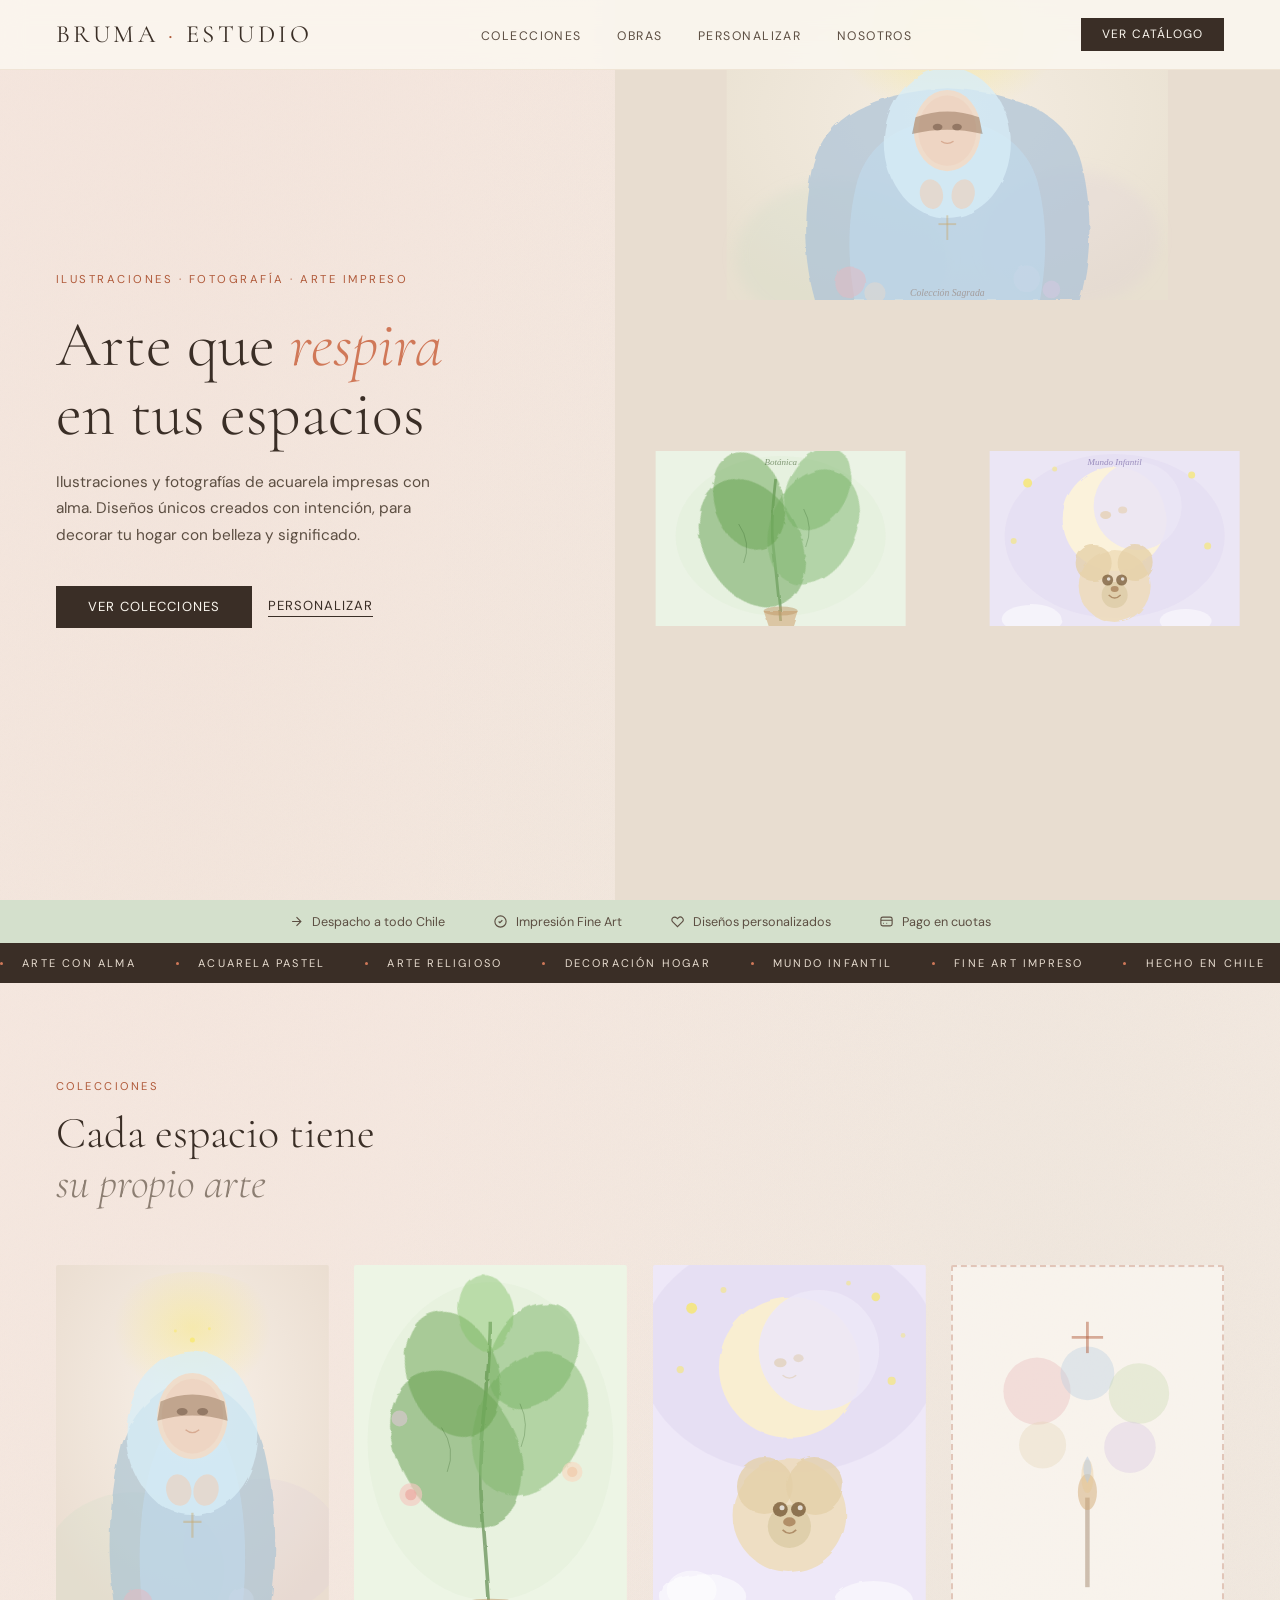
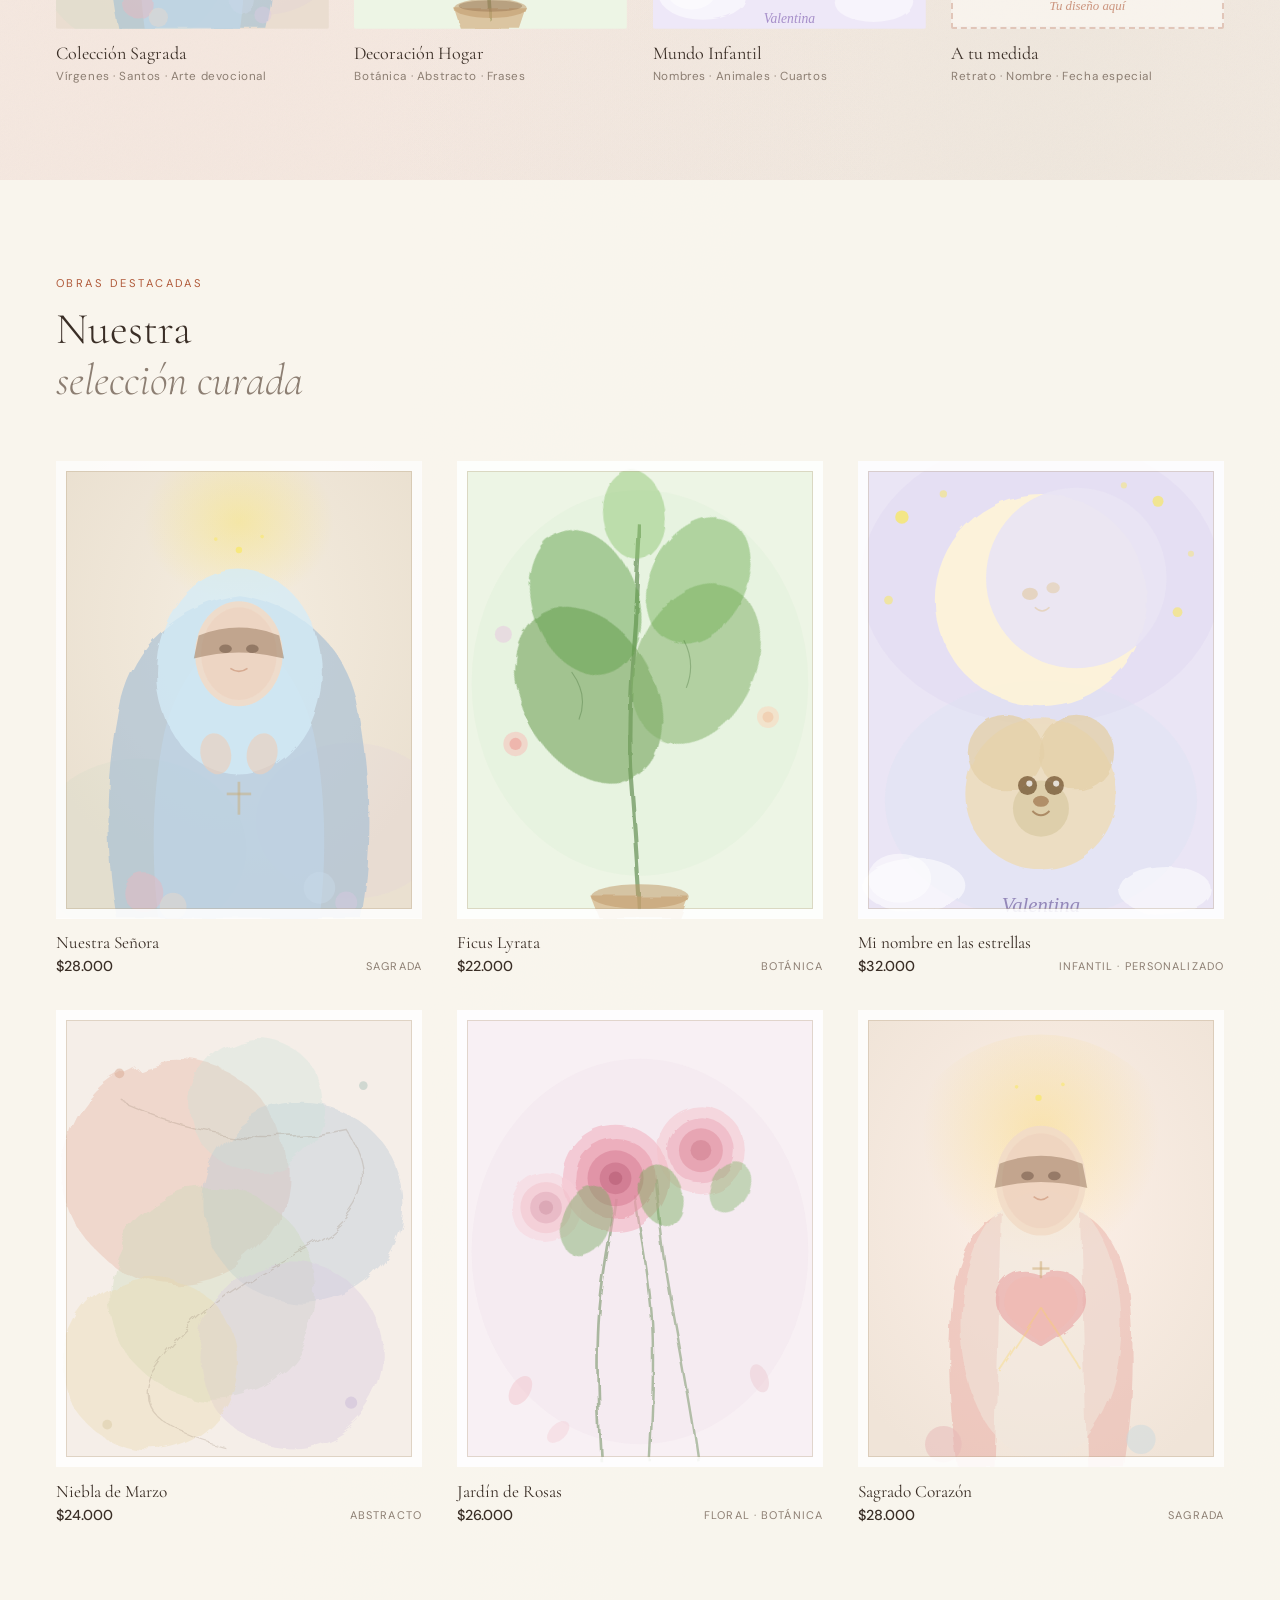
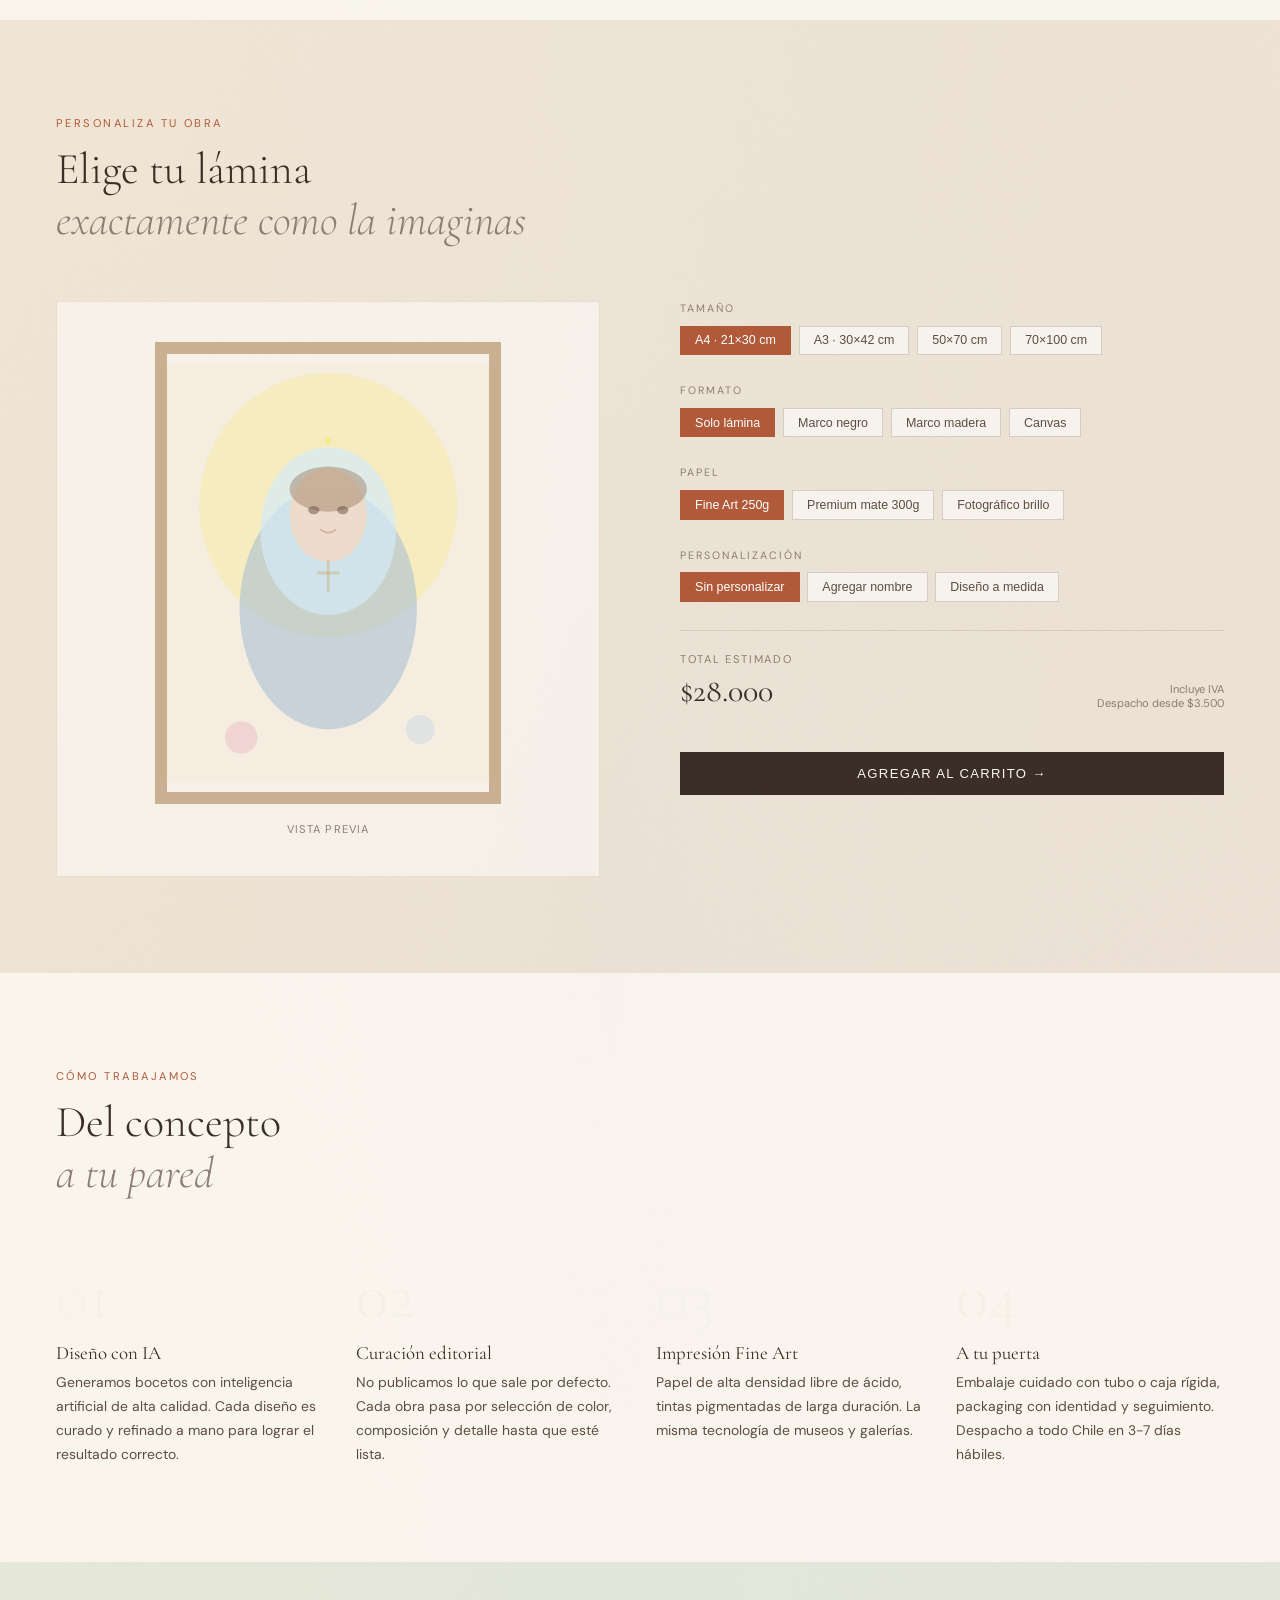
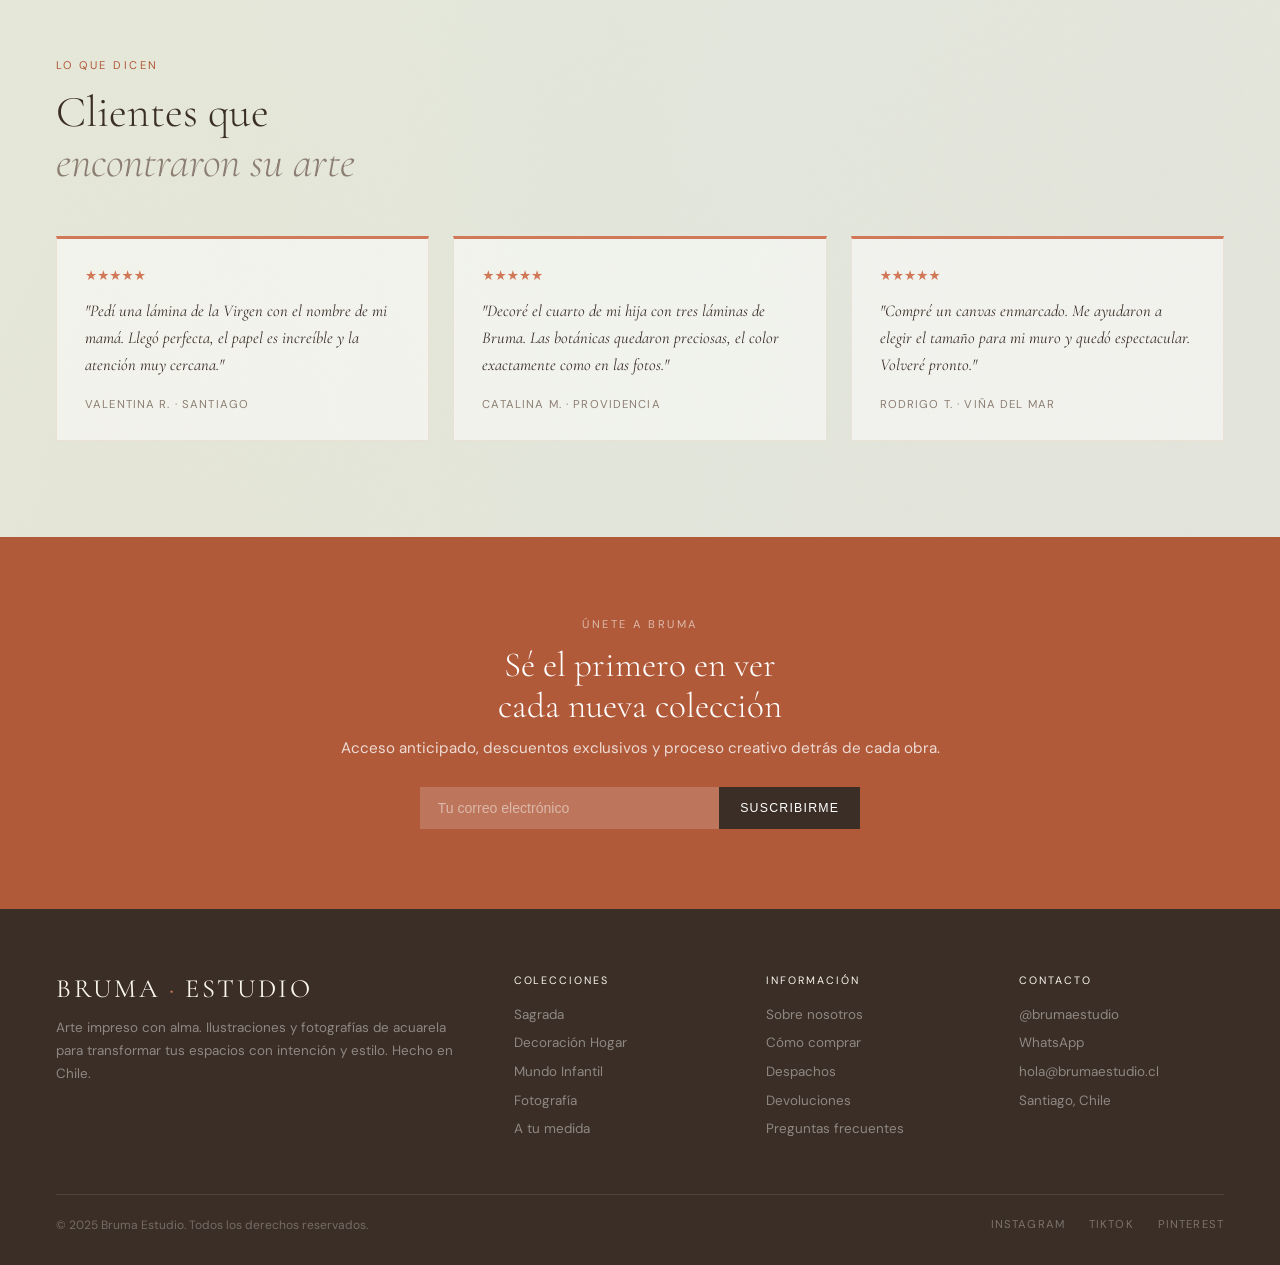
<file: bruma-estudio_1.html>
<!DOCTYPE html>
<html lang="es">
<head>
<meta charset="UTF-8">
<meta name="viewport" content="width=device-width, initial-scale=1.0">
<title>Bruma Estudio — Arte para tus espacios</title>
<link href="https://fonts.googleapis.com/css2?family=Cormorant+Garamond:ital,wght@0,300;0,400;0,500;1,300;1,400&family=DM+Sans:opsz,wght@9..40,300;9..40,400;9..40,500&display=swap" rel="stylesheet">
<style>
:root {
  --rose:#E8C4B8;--blush:#F2DDD5;--sage:#B8C9B0;--sage2:#D4E0CC;
  --sky:#B8CCE0;--sky2:#D4E4F0;--gold:#D4B896;--gold2:#EAD8C0;
  --lav:#C8B8D8;--lav2:#E0D4EC;--warm:#E8DDD0;--paper:#FAF6EE;
  --ink:#3A2E26;--ink2:#5C4E42;--muted:#8C7E72;
  --rust:#B05A3A;--rust2:#D07858;
  --serif:'Cormorant Garamond',Georgia,serif;
  --sans:'DM Sans',system-ui,sans-serif;
}
*,*::before,*::after{box-sizing:border-box;margin:0;padding:0;}
html{scroll-behavior:smooth;}
body{
  font-family:var(--sans);color:var(--ink);overflow-x:hidden;
  background-color:var(--paper);
  background-image:
    url("data:image/svg+xml,%3Csvg xmlns='http://www.w3.org/2000/svg' width='500' height='500'%3E%3Cfilter id='n'%3E%3CfeTurbulence type='fractalNoise' baseFrequency='0.72' numOctaves='4' stitchTiles='stitch'/%3E%3CfeColorMatrix type='saturate' values='0'/%3E%3CfeComponentTransfer%3E%3CfeFuncA type='linear' slope='0.055'/%3E%3C/feComponentTransfer%3E%3C/filter%3E%3Crect width='500' height='500' filter='url(%23n)'/%3E%3C/svg%3E"),
    radial-gradient(ellipse at 15% 8%,rgba(232,196,184,.16) 0%,transparent 48%),
    radial-gradient(ellipse at 82% 25%,rgba(184,200,176,.14) 0%,transparent 44%),
    radial-gradient(ellipse at 48% 68%,rgba(184,204,224,.11) 0%,transparent 50%),
    radial-gradient(ellipse at 8% 88%,rgba(212,184,150,.13) 0%,transparent 40%),
    radial-gradient(ellipse at 90% 80%,rgba(200,184,216,.12) 0%,transparent 45%);
}
nav{position:fixed;top:0;left:0;right:0;z-index:100;display:flex;align-items:center;justify-content:space-between;padding:1.1rem 3.5rem;background:rgba(250,246,238,.93);backdrop-filter:blur(12px);border-bottom:1px solid rgba(212,184,150,.28);}
.nl{font-family:var(--serif);font-size:1.55rem;font-weight:400;letter-spacing:.14em;color:var(--ink);text-decoration:none;}
.nl span{color:var(--rust);}
.nlinks{display:flex;gap:2.2rem;list-style:none;}
.nlinks a{font-size:.77rem;letter-spacing:.12em;text-transform:uppercase;color:var(--ink2);text-decoration:none;transition:color .2s;}
.nlinks a:hover{color:var(--rust);}
.ncta{font-size:.75rem;letter-spacing:.1em;text-transform:uppercase;background:var(--ink);color:var(--paper);padding:.55rem 1.3rem;text-decoration:none;transition:background .2s;}
.ncta:hover{background:var(--rust);}

.hero{min-height:100vh;display:grid;grid-template-columns:1fr 1.08fr;padding-top:72px;}
.hl{display:flex;flex-direction:column;justify-content:center;padding:5rem 3.5rem;background:linear-gradient(145deg,rgba(242,221,213,.55) 0%,rgba(232,208,196,.3) 100%);}
.ey{font-size:.71rem;letter-spacing:.22em;text-transform:uppercase;color:var(--rust);margin-bottom:1.4rem;}
.ht{font-family:var(--serif);font-size:4rem;line-height:1.08;font-weight:300;color:var(--ink);margin-bottom:1.3rem;}
.ht em{font-style:italic;color:var(--rust2);}
.hs{font-size:.96rem;color:var(--ink2);line-height:1.75;max-width:400px;margin-bottom:2.3rem;}
.ha{display:flex;gap:1rem;align-items:center;}
.bp{background:var(--ink);color:var(--paper);padding:.78rem 2rem;font-size:.82rem;letter-spacing:.08em;text-transform:uppercase;text-decoration:none;border:none;cursor:pointer;transition:background .2s;}
.bp:hover{background:var(--rust);}
.bs{color:var(--ink);font-size:.82rem;letter-spacing:.08em;text-transform:uppercase;text-decoration:none;border-bottom:1px solid var(--ink);padding-bottom:2px;cursor:pointer;background:none;border-top:none;border-left:none;border-right:none;transition:color .2s,border-color .2s;}
.bs:hover{color:var(--rust);border-color:var(--rust);}
.hr{display:grid;grid-template-columns:1fr 1fr;grid-template-rows:1fr 1fr;gap:2px;background:var(--warm);}
.ha1{grid-column:1/3;overflow:hidden;}
.ha1 svg,.hs1 svg{width:100%;height:100%;display:block;}
.hs1{overflow:hidden;}

.mwrap{background:var(--ink);padding:.82rem 0;overflow:hidden;}
.mtrack{display:flex;gap:2.5rem;white-space:nowrap;animation:sc 26s linear infinite;}
.mi{font-size:.69rem;letter-spacing:.2em;text-transform:uppercase;flex-shrink:0;color:var(--warm);display:flex;align-items:center;gap:1.2rem;}
.md{width:3px;height:3px;border-radius:50%;background:var(--rust2);flex-shrink:0;}
@keyframes sc{from{transform:translateX(0);}to{transform:translateX(-50%);}}

section{padding:6rem 3.5rem;}
.sl{font-size:.7rem;letter-spacing:.22em;text-transform:uppercase;color:var(--rust);margin-bottom:.9rem;}
.st{font-family:var(--serif);font-size:2.75rem;font-weight:300;color:var(--ink);line-height:1.15;margin-bottom:1.1rem;}
.st em{font-style:italic;color:var(--muted);}

.cgrid{display:grid;grid-template-columns:repeat(4,1fr);gap:1.6rem;margin-top:3.5rem;}
.cc{cursor:pointer;transition:transform .3s;}
.cc:hover{transform:translateY(-7px);}
.cart{border-radius:2px;overflow:hidden;margin-bottom:.85rem;}
.cart svg{width:100%;display:block;}
.cn{font-family:var(--serif);font-size:1.13rem;color:var(--ink);margin-bottom:.22rem;}
.cs{font-size:.73rem;color:var(--muted);letter-spacing:.05em;}

.pgrid{display:grid;grid-template-columns:repeat(3,1fr);gap:2.2rem;margin-top:3.5rem;}
.pc{cursor:pointer;}
.part{margin-bottom:.85rem;overflow:hidden;position:relative;}
.part svg{width:100%;display:block;}
.pframe{position:absolute;inset:0;border:10px solid rgba(255,255,255,.88);box-shadow:inset 0 0 0 1px rgba(180,160,130,.35);pointer-events:none;}
.pov{position:absolute;inset:0;background:rgba(58,46,38,.62);display:flex;align-items:center;justify-content:center;opacity:0;transition:opacity .3s;}
.pc:hover .pov{opacity:1;}
.povb{background:var(--paper);color:var(--ink);padding:.52rem 1.25rem;font-size:.73rem;letter-spacing:.1em;text-transform:uppercase;border:none;cursor:pointer;text-decoration:none;display:inline-block;}
.pn{font-family:var(--serif);font-size:1.08rem;color:var(--ink);margin-bottom:.22rem;}
.pm{display:flex;justify-content:space-between;align-items:center;}
.pp{font-size:.9rem;font-weight:500;color:var(--ink);}
.pct{font-size:.69rem;color:var(--muted);letter-spacing:.1em;text-transform:uppercase;}

.cfgl{display:grid;grid-template-columns:1fr 1fr;gap:5rem;margin-top:3.5rem;align-items:start;}
.cfgc{background:rgba(255,255,255,.48);border:1px solid rgba(212,184,150,.35);padding:2.5rem;display:flex;flex-direction:column;align-items:center;gap:1.1rem;}
.cfw{width:75%;aspect-ratio:3/4;border:12px solid #c8b090;position:relative;overflow:hidden;transition:border-color .3s,border-width .3s;}
.cfw svg{width:100%;height:100%;display:block;}
.cfgo{display:flex;flex-direction:column;gap:1.75rem;}
.cgl{font-size:.67rem;letter-spacing:.18em;text-transform:uppercase;color:var(--muted);margin-bottom:.65rem;}
.chips{display:flex;gap:.48rem;flex-wrap:wrap;}
.chip{padding:.43rem .88rem;font-size:.78rem;border:1px solid rgba(140,126,114,.32);cursor:pointer;transition:all .2s;color:var(--ink2);background:rgba(255,255,255,.58);}
.chip:hover,.chip.active{background:var(--rust);border-color:var(--rust);color:white;}
.ctot{border-top:1px solid rgba(140,126,114,.22);padding-top:1.35rem;display:flex;justify-content:space-between;align-items:flex-end;}
.ctlbl{font-size:.7rem;letter-spacing:.15em;text-transform:uppercase;color:var(--muted);margin-bottom:.28rem;}
.ctp{font-family:var(--serif);font-size:2rem;color:var(--ink);}
.cfgbtn{width:100%;padding:.88rem;background:var(--ink);color:var(--paper);border:none;cursor:pointer;font-size:.82rem;letter-spacing:.1em;text-transform:uppercase;margin-top:.9rem;transition:background .2s;}
.cfgbtn:hover{background:var(--rust);}

.pgr{display:grid;grid-template-columns:repeat(4,1fr);gap:2rem;margin-top:4rem;}
.pn2{font-family:var(--serif);font-size:4.2rem;line-height:1;font-weight:300;margin-bottom:.75rem;opacity:.15;}
.pt{font-family:var(--serif);font-size:1.18rem;color:var(--ink);margin-bottom:.45rem;}
.pb{font-size:.87rem;color:var(--ink2);line-height:1.72;}

.tgr{display:grid;grid-template-columns:repeat(3,1fr);gap:1.5rem;margin-top:3rem;}
.tc{background:rgba(255,255,255,.52);border:1px solid rgba(212,184,150,.28);padding:1.75rem;border-top:3px solid var(--rust2);}
.ts{color:var(--rust2);font-size:.85rem;margin-bottom:.85rem;}
.tt{font-family:var(--serif);font-size:1.03rem;font-style:italic;color:var(--ink);line-height:1.65;margin-bottom:1.1rem;}
.tby{font-size:.71rem;color:var(--muted);letter-spacing:.1em;text-transform:uppercase;}

.nlsec{background:var(--rust);color:white;text-align:center;padding:5rem 3.5rem;}
.nlsec .sl{color:rgba(255,255,255,.58);}
.nlf{display:flex;max-width:440px;margin:1.8rem auto 0;}
.nli{flex:1;padding:.83rem 1.1rem;border:none;background:rgba(255,255,255,.17);color:white;font-size:.88rem;outline:none;}
.nli::placeholder{color:rgba(255,255,255,.48);}
.nlb{background:var(--ink);color:white;border:none;padding:.83rem 1.3rem;cursor:pointer;font-size:.77rem;letter-spacing:.1em;text-transform:uppercase;white-space:nowrap;}

.tbar{background:var(--sage2);display:flex;justify-content:center;gap:3rem;padding:.82rem 2rem;flex-wrap:wrap;}
.ti{display:flex;align-items:center;gap:.5rem;font-size:.79rem;color:var(--ink2);}

footer{background:var(--ink);padding:4rem 3.5rem 2rem;}
.fg{display:grid;grid-template-columns:2fr 1fr 1fr 1fr;gap:3rem;margin-bottom:3rem;}
.fbl{font-family:var(--serif);font-size:1.65rem;color:var(--paper);letter-spacing:.1em;margin-bottom:.75rem;}
.fbl span{color:var(--rust2);}
.fd{font-size:.84rem;color:rgba(255,255,255,.43);line-height:1.7;}
.fct{font-size:.67rem;letter-spacing:.18em;text-transform:uppercase;color:var(--paper);margin-bottom:.95rem;}
.fcl{list-style:none;}
.fcl li{margin-bottom:.48rem;}
.fcl a{color:rgba(255,255,255,.43);text-decoration:none;font-size:.84rem;transition:color .2s;}
.fcl a:hover{color:var(--rust2);}
.fbot{border-top:1px solid rgba(255,255,255,.1);padding-top:1.35rem;display:flex;justify-content:space-between;font-size:.75rem;color:rgba(255,255,255,.3);}
.soc{display:flex;gap:1.5rem;}
.soc a{color:rgba(255,255,255,.33);text-decoration:none;font-size:.71rem;letter-spacing:.1em;text-transform:uppercase;transition:color .2s;}
.soc a:hover{color:var(--rust2);}

@media(max-width:900px){
  nav{padding:1rem 1.5rem;}.nlinks{display:none;}
  .hero{grid-template-columns:1fr;}.hr{min-height:60vw;}
  section{padding:4rem 1.5rem;}
  .cgrid{grid-template-columns:1fr 1fr;}
  .pgrid{grid-template-columns:1fr 1fr;}
  .cfgl,.fg{grid-template-columns:1fr;}
  .pgr{grid-template-columns:1fr 1fr;}
  .tgr{grid-template-columns:1fr;}
  .ht{font-size:2.7rem;}.st{font-size:2.1rem;}
}
</style>
</head>
<body>

<nav>
  <a href="#" class="nl">BRUMA <span>·</span> ESTUDIO</a>
  <ul class="nlinks">
    <li><a href="#cats">Colecciones</a></li>
    <li><a href="#prods">Obras</a></li>
    <li><a href="#cfg">Personalizar</a></li>
    <li><a href="#proc">Nosotros</a></li>
  </ul>
  <a href="#prods" class="ncta">Ver catálogo</a>
</nav>

<!-- HERO -->
<section class="hero" style="padding:0;" id="top">
  <div class="hl">
    <p class="ey">Ilustraciones · Fotografía · Arte impreso</p>
    <h1 class="ht">Arte que <em>respira</em><br>en tus espacios</h1>
    <p class="hs">Ilustraciones y fotografías de acuarela impresas con alma. Diseños únicos creados con intención, para decorar tu hogar con belleza y significado.</p>
    <div class="ha">
      <a href="#cats" class="bp">Ver colecciones</a>
      <a href="#cfg" class="bs">Personalizar</a>
    </div>
  </div>
  <div class="hr">
    <div class="ha1">
      <!-- VIRGEN ACUARELA HERO -->
      <svg viewBox="0 0 500 340" xmlns="http://www.w3.org/2000/svg" style="height:300px;width:100%;object-fit:cover;">
        <defs>
          <radialGradient id="hbg" cx="50%" cy="38%" r="68%"><stop offset="0%" stop-color="#F5EDE2"/><stop offset="100%" stop-color="#E8E0D0"/></radialGradient>
          <radialGradient id="hhalo" cx="50%" cy="26%" r="34%"><stop offset="0%" stop-color="#F8E870" stop-opacity=".48"/><stop offset="100%" stop-color="#F8E870" stop-opacity="0"/></radialGradient>
          <filter id="wc0"><feTurbulence type="fractalNoise" baseFrequency=".038" numOctaves="4" result="n"/><feDisplacementMap in="SourceGraphic" in2="n" scale="5"/></filter>
          <filter id="bl0"><feGaussianBlur stdDeviation="7"/></filter>
        </defs>
        <rect width="500" height="340" fill="url(#hbg)"/>
        <ellipse cx="250" cy="105" rx="185" ry="130" fill="url(#hhalo)"/>
        <ellipse cx="130" cy="290" rx="120" ry="85" fill="#C8D8C2" fill-opacity=".22" filter="url(#bl0)"/>
        <ellipse cx="390" cy="270" rx="100" ry="78" fill="#D8C8D8" fill-opacity=".18" filter="url(#bl0)"/>
        <!-- manto azul pastel -->
        <path d="M 100 340 C 90 305 82 250 98 185 C 112 132 165 105 250 100 C 335 105 388 132 402 185 C 418 250 410 305 400 340 Z" fill="#A8C2D8" fill-opacity=".68" filter="url(#wc0)"/>
        <path d="M 145 340 C 138 300 135 255 148 205 C 160 166 192 140 250 134 C 308 140 340 166 352 205 C 365 255 362 300 355 340 Z" fill="#C2DCF0" fill-opacity=".55"/>
        <!-- velo -->
        <ellipse cx="250" cy="162" rx="72" ry="85" fill="#D8EEF8" fill-opacity=".78" filter="url(#wc0)"/>
        <!-- cara piel cálida -->
        <ellipse cx="250" cy="148" rx="38" ry="46" fill="#F2DCC8" fill-opacity=".92"/>
        <ellipse cx="250" cy="148" rx="33" ry="40" fill="#EDD0BC" fill-opacity=".52"/>
        <!-- cabello marrón -->
        <path d="M 214 133 Q 250 120 286 133 L 290 152 Q 250 142 210 152 Z" fill="#8C6C50" fill-opacity=".48"/>
        <!-- ojos suaves -->
        <ellipse cx="239" cy="144" rx="5.5" ry="3.8" fill="#6A5040" fill-opacity=".52"/>
        <ellipse cx="261" cy="144" rx="5.5" ry="3.8" fill="#6A5040" fill-opacity=".52"/>
        <path d="M 243 160 Q 250 165 257 160" stroke="#C08060" stroke-width="1.4" fill="none" stroke-opacity=".5"/>
        <!-- manos -->
        <ellipse cx="232" cy="220" rx="13" ry="17" fill="#EDD0BC" fill-opacity=".62" transform="rotate(-12,232,220)"/>
        <ellipse cx="268" cy="220" rx="13" ry="17" fill="#EDD0BC" fill-opacity=".62" transform="rotate(12,268,220)"/>
        <!-- cruces / rosario -->
        <line x1="250" y1="244" x2="250" y2="272" stroke="#C8A870" stroke-width="2.2" stroke-opacity=".45"/>
        <line x1="240" y1="254" x2="260" y2="254" stroke="#C8A870" stroke-width="2.2" stroke-opacity=".45"/>
        <!-- flores base -->
        <circle cx="140" cy="320" r="18" fill="#E8B8C0" fill-opacity=".5" filter="url(#wc0)"/>
        <circle cx="168" cy="332" r="12" fill="#ECD8C8" fill-opacity=".44"/>
        <circle cx="340" cy="316" r="15" fill="#C8D8E8" fill-opacity=".48" filter="url(#wc0)"/>
        <circle cx="368" cy="328" r="10" fill="#DCC8E4" fill-opacity=".42"/>
        <!-- destellos -->
        <circle cx="250" cy="65" r="2.8" fill="#F8E870" fill-opacity=".82"/>
        <circle cx="230" cy="56" r="1.6" fill="#F8E870" fill-opacity=".6"/>
        <circle cx="270" cy="54" r="1.6" fill="#F8E870" fill-opacity=".6"/>
        <text x="250" y="336" text-anchor="middle" font-family="Georgia,serif" font-size="11" fill="#8C7060" fill-opacity=".55" font-style="italic">Colección Sagrada</text>
      </svg>
    </div>
    <!-- BOTANICA sm -->
    <div class="hs1">
      <svg viewBox="0 0 250 175" xmlns="http://www.w3.org/2000/svg" style="height:175px;width:100%;">
        <defs><filter id="wcB0"><feTurbulence type="fractalNoise" baseFrequency=".042" numOctaves="4" result="n"/><feDisplacementMap in="SourceGraphic" in2="n" scale="4"/></filter></defs>
        <rect width="250" height="175" fill="#EBF3E5"/>
        <ellipse cx="125" cy="85" rx="105" ry="80" fill="#E0EED8" fill-opacity=".45"/>
        <path d="M 125 170 C 123 145 120 118 117 90 C 115 68 118 48 120 28" stroke="#4A7A38" stroke-width="2.8" fill="none" stroke-opacity=".58" filter="url(#wcB0)"/>
        <ellipse cx="96" cy="92" rx="48" ry="68" fill="#72A860" fill-opacity=".56" transform="rotate(-28,96,92)" filter="url(#wcB0)"/>
        <ellipse cx="158" cy="76" rx="43" ry="60" fill="#82B870" fill-opacity=".5" transform="rotate(24,158,76)" filter="url(#wcB0)"/>
        <ellipse cx="93" cy="50" rx="35" ry="50" fill="#62A048" fill-opacity=".46" transform="rotate(-18,93,50)" filter="url(#wcB0)"/>
        <ellipse cx="162" cy="38" rx="30" ry="44" fill="#74B060" fill-opacity=".46" transform="rotate(28,162,38)" filter="url(#wcB0)"/>
        <path d="M 83 73 Q 96 92 88 112" stroke="#2A5820" stroke-width=".85" fill="none" stroke-opacity=".3"/>
        <path d="M 148 58 Q 158 76 150 96" stroke="#2A5820" stroke-width=".85" fill="none" stroke-opacity=".3"/>
        <path d="M 108 160 L 142 160 L 137 175 L 113 175 Z" fill="#D0A878" fill-opacity=".6" filter="url(#wcB0)"/>
        <ellipse cx="125" cy="160" rx="17" ry="4.5" fill="#C09868" fill-opacity=".5"/>
        <text x="125" y="14" text-anchor="middle" font-family="Georgia,serif" font-size="9" fill="#4A6A3A" fill-opacity=".65" font-style="italic">Botánica</text>
      </svg>
    </div>
    <!-- INFANTIL sm -->
    <div class="hs1">
      <svg viewBox="0 0 250 175" xmlns="http://www.w3.org/2000/svg" style="height:175px;width:100%;">
        <defs><filter id="wcI0"><feTurbulence type="fractalNoise" baseFrequency=".048" numOctaves="3" result="n"/><feDisplacementMap in="SourceGraphic" in2="n" scale="3.5"/></filter></defs>
        <rect width="250" height="175" fill="#EBE6F5"/>
        <ellipse cx="125" cy="85" rx="110" ry="82" fill="#E0D8F0" fill-opacity=".45"/>
        <circle cx="125" cy="68" r="52" fill="#FFF5D8" fill-opacity=".86" filter="url(#wcI0)"/>
        <circle cx="148" cy="55" r="44" fill="#EBE6F5" fill-opacity=".9"/>
        <ellipse cx="116" cy="64" rx="5.5" ry="4" fill="#DDB870" fill-opacity=".38"/>
        <ellipse cx="133" cy="59" rx="4.5" ry="3.5" fill="#DDB870" fill-opacity=".32"/>
        <circle cx="38" cy="32" r="4.5" fill="#F8E860" fill-opacity=".72"/>
        <circle cx="202" cy="24" r="3.5" fill="#F8E860" fill-opacity=".65"/>
        <circle cx="24" cy="90" r="3" fill="#F8E860" fill-opacity=".52"/>
        <circle cx="218" cy="95" r="3.5" fill="#F8E860" fill-opacity=".58"/>
        <circle cx="65" cy="18" r="2.5" fill="#F8E860" fill-opacity=".48"/>
        <!-- Osito -->
        <circle cx="125" cy="135" r="36" fill="#EEDCB8" fill-opacity=".82" filter="url(#wcI0)"/>
        <circle cx="104" cy="112" r="18" fill="#E5D0A8" fill-opacity=".76" filter="url(#wcI0)"/>
        <circle cx="146" cy="112" r="18" fill="#E5D0A8" fill-opacity=".76" filter="url(#wcI0)"/>
        <circle cx="125" cy="144" r="13" fill="#D8C8A0" fill-opacity=".65"/>
        <circle cx="118" cy="129" r="5.5" fill="#5A3A18" fill-opacity=".6"/>
        <circle cx="132" cy="129" r="5.5" fill="#5A3A18" fill-opacity=".6"/>
        <circle cx="119" cy="128" r="1.8" fill="white" fill-opacity=".75"/>
        <circle cx="133" cy="128" r="1.8" fill="white" fill-opacity=".75"/>
        <ellipse cx="125" cy="138" r="4" fill="#8A5830" fill-opacity=".52" rx="4" ry="3"/>
        <path d="M 119 144 Q 125 150 131 144" stroke="#7A4820" stroke-width="1.3" fill="none" stroke-opacity=".48"/>
        <ellipse cx="42" cy="168" rx="30" ry="14" fill="white" fill-opacity=".5" filter="url(#wcI0)"/>
        <ellipse cx="196" cy="170" rx="26" ry="12" fill="white" fill-opacity=".48"/>
        <text x="125" y="14" text-anchor="middle" font-family="Georgia,serif" font-size="9" fill="#7060A0" fill-opacity=".65" font-style="italic">Mundo Infantil</text>
      </svg>
    </div>
  </div>
</section>

<!-- TRUST BAR -->
<div class="tbar">
  <div class="ti"><svg width="15" height="15" viewBox="0 0 24 24" fill="none" stroke="currentColor" stroke-width="1.8"><path d="M5 12h14M12 5l7 7-7 7"/></svg> Despacho a todo Chile</div>
  <div class="ti"><svg width="15" height="15" viewBox="0 0 24 24" fill="none" stroke="currentColor" stroke-width="1.8"><path d="M9 12l2 2 4-4m6 2a9 9 0 11-18 0 9 9 0 0118 0z"/></svg> Impresión Fine Art</div>
  <div class="ti"><svg width="15" height="15" viewBox="0 0 24 24" fill="none" stroke="currentColor" stroke-width="1.8"><path d="M4.318 6.318a4.5 4.5 0 000 6.364L12 20.364l7.682-7.682a4.5 4.5 0 00-6.364-6.364L12 7.636l-1.318-1.318a4.5 4.5 0 00-6.364 0z"/></svg> Diseños personalizados</div>
  <div class="ti"><svg width="15" height="15" viewBox="0 0 24 24" fill="none" stroke="currentColor" stroke-width="1.8"><path d="M3 10h18M7 15h1m4 0h1m-7 4h12a3 3 0 003-3V8a3 3 0 00-3-3H6a3 3 0 00-3 3v8a3 3 0 003 3z"/></svg> Pago en cuotas</div>
</div>

<!-- MARQUEE -->
<div class="mwrap">
  <div class="mtrack">
    <div class="mi"><span class="md"></span>Arte con alma</div><div class="mi"><span class="md"></span>Acuarela pastel</div><div class="mi"><span class="md"></span>Arte religioso</div><div class="mi"><span class="md"></span>Decoración hogar</div><div class="mi"><span class="md"></span>Mundo infantil</div><div class="mi"><span class="md"></span>Fine art impreso</div><div class="mi"><span class="md"></span>Hecho en Chile</div><div class="mi"><span class="md"></span>Personalización única</div>
    <div class="mi"><span class="md"></span>Arte con alma</div><div class="mi"><span class="md"></span>Acuarela pastel</div><div class="mi"><span class="md"></span>Arte religioso</div><div class="mi"><span class="md"></span>Decoración hogar</div><div class="mi"><span class="md"></span>Mundo infantil</div><div class="mi"><span class="md"></span>Fine art impreso</div><div class="mi"><span class="md"></span>Hecho en Chile</div><div class="mi"><span class="md"></span>Personalización única</div>
  </div>
</div>

<!-- CATEGORÍAS -->
<section style="background:linear-gradient(148deg,rgba(242,221,213,.48) 0%,rgba(232,208,198,.28) 100%);padding:6rem 3.5rem;" id="cats">
  <p class="sl">Colecciones</p>
  <h2 class="st">Cada espacio tiene<br><em>su propio arte</em></h2>
  <div class="cgrid">
    <!-- Sagrada -->
    <div class="cc">
      <div class="cart" style="aspect-ratio:3/4;">
        <svg viewBox="0 0 240 320" xmlns="http://www.w3.org/2000/svg">
          <defs>
            <radialGradient id="cs1bg" cx="50%" cy="38%" r="65%"><stop offset="0%" stop-color="#F8F0E8"/><stop offset="100%" stop-color="#EADDD0"/></radialGradient>
            <radialGradient id="cs1h" cx="50%" cy="27%" r="33%"><stop offset="0%" stop-color="#F8E870" stop-opacity=".44"/><stop offset="100%" stop-color="#F8E870" stop-opacity="0"/></radialGradient>
            <filter id="wcc1"><feTurbulence type="fractalNoise" baseFrequency=".042" numOctaves="4" result="n"/><feDisplacementMap in="SourceGraphic" in2="n" scale="5"/></filter>
          </defs>
          <rect width="240" height="320" fill="url(#cs1bg)"/>
          <ellipse cx="120" cy="98" rx="105" ry="92" fill="url(#cs1h)"/>
          <ellipse cx="68" cy="268" rx="80" ry="68" fill="#C8D8C2" fill-opacity=".22"/>
          <ellipse cx="182" cy="248" rx="70" ry="60" fill="#D8C8D8" fill-opacity=".18"/>
          <path d="M 55 320 C 46 280 42 222 58 158 C 70 118 103 103 120 98 C 137 103 170 118 182 158 C 198 222 194 280 185 320 Z" fill="#A8C2D4" fill-opacity=".66" filter="url(#wcc1)"/>
          <path d="M 78 320 C 73 280 70 232 82 182 C 92 146 112 118 120 112 C 128 118 148 146 158 182 C 170 232 167 280 162 320 Z" fill="#C2DCF0" fill-opacity=".54"/>
          <ellipse cx="120" cy="148" rx="58" ry="72" fill="#D8EEF8" fill-opacity=".76" filter="url(#wcc1)"/>
          <ellipse cx="120" cy="133" rx="31" ry="38" fill="#F2DCC8" fill-opacity=".9"/>
          <ellipse cx="120" cy="133" rx="27" ry="33" fill="#EDD0BC" fill-opacity=".52"/>
          <path d="M 92 120 Q 120 108 148 120 L 151 137 Q 120 128 89 137 Z" fill="#8C6C50" fill-opacity=".46"/>
          <ellipse cx="111" cy="129" rx="4.8" ry="3.2" fill="#6A5040" fill-opacity=".52"/>
          <ellipse cx="129" cy="129" rx="4.8" ry="3.2" fill="#6A5040" fill-opacity=".52"/>
          <path d="M 114 145 Q 120 150 126 145" stroke="#C08060" stroke-width="1.2" fill="none" stroke-opacity=".5"/>
          <ellipse cx="108" cy="198" rx="11" ry="14" fill="#EDD0BC" fill-opacity=".62" transform="rotate(-12,108,198)"/>
          <ellipse cx="132" cy="198" rx="11" ry="14" fill="#EDD0BC" fill-opacity=".62" transform="rotate(12,132,198)"/>
          <line x1="120" y1="218" x2="120" y2="240" stroke="#C8A870" stroke-width="2" stroke-opacity=".45"/>
          <line x1="112" y1="226" x2="128" y2="226" stroke="#C8A870" stroke-width="2" stroke-opacity=".45"/>
          <circle cx="72" cy="298" r="13" fill="#E8B8C0" fill-opacity=".5" filter="url(#wcc1)"/>
          <circle cx="90" cy="310" r="8.5" fill="#ECD8C8" fill-opacity=".42"/>
          <circle cx="163" cy="295" r="11" fill="#C8D8E8" fill-opacity=".48" filter="url(#wcc1)"/>
          <circle cx="182" cy="308" r="7.5" fill="#DCC8E4" fill-opacity=".4"/>
          <circle cx="120" cy="66" r="2.2" fill="#F8E870" fill-opacity=".8"/>
          <circle cx="105" cy="58" r="1.3" fill="#F8E870" fill-opacity=".6"/>
          <circle cx="135" cy="56" r="1.3" fill="#F8E870" fill-opacity=".6"/>
        </svg>
      </div>
      <p class="cn">Colección Sagrada</p>
      <p class="cs">Vírgenes · Santos · Arte devocional</p>
    </div>
    <!-- Botánica -->
    <div class="cc">
      <div class="cart" style="aspect-ratio:3/4;">
        <svg viewBox="0 0 240 320" xmlns="http://www.w3.org/2000/svg">
          <defs><filter id="wcb1"><feTurbulence type="fractalNoise" baseFrequency=".04" numOctaves="4" result="n"/><feDisplacementMap in="SourceGraphic" in2="n" scale="4.5"/></filter></defs>
          <rect width="240" height="320" fill="#EDF5E5"/>
          <ellipse cx="120" cy="155" rx="108" ry="140" fill="#E0EED8" fill-opacity=".45"/>
          <path d="M 120 312 C 118 280 115 244 112 205 C 110 172 114 142 117 112 C 118 88 120 68 120 50" stroke="#4A7A38" stroke-width="3.2" fill="none" stroke-opacity=".6" filter="url(#wcb1)"/>
          <ellipse cx="90" cy="162" rx="52" ry="74" fill="#72A860" fill-opacity=".58" transform="rotate(-30,90,162)" filter="url(#wcb1)"/>
          <ellipse cx="155" cy="140" rx="47" ry="66" fill="#82B870" fill-opacity=".52" transform="rotate(26,155,140)" filter="url(#wcb1)"/>
          <ellipse cx="87" cy="96" rx="40" ry="57" fill="#62A048" fill-opacity=".48" transform="rotate(-20,87,96)" filter="url(#wcb1)"/>
          <ellipse cx="158" cy="80" rx="36" ry="50" fill="#74B060" fill-opacity=".48" transform="rotate(30,158,80)" filter="url(#wcb1)"/>
          <ellipse cx="116" cy="42" rx="24" ry="34" fill="#84C068" fill-opacity=".45" transform="rotate(-8,116,42)" filter="url(#wcb1)"/>
          <path d="M 77 143 Q 90 162 82 182" stroke="#2A5820" stroke-width=".85" fill="none" stroke-opacity=".28"/>
          <path d="M 146 122 Q 155 140 147 160" stroke="#2A5820" stroke-width=".85" fill="none" stroke-opacity=".28"/>
          <circle cx="50" cy="202" r="10" fill="#F4C8C0" fill-opacity=".65"/>
          <circle cx="50" cy="202" r="5" fill="#ECA8A0" fill-opacity=".68"/>
          <circle cx="192" cy="182" r="9" fill="#F8D8C0" fill-opacity=".62"/>
          <circle cx="192" cy="182" r="4.5" fill="#F0C8A8" fill-opacity=".68"/>
          <circle cx="40" cy="135" r="7" fill="#E8C8E0" fill-opacity=".52"/>
          <path d="M 88 302 L 152 302 L 146 320 L 94 320 Z" fill="#D0A878" fill-opacity=".62" filter="url(#wcb1)"/>
          <ellipse cx="120" cy="302" rx="32" ry="8.5" fill="#C09868" fill-opacity=".52"/>
          <ellipse cx="120" cy="300" rx="28" ry="5" fill="#8A6848" fill-opacity=".38"/>
        </svg>
      </div>
      <p class="cn">Decoración Hogar</p>
      <p class="cs">Botánica · Abstracto · Frases</p>
    </div>
    <!-- Infantil -->
    <div class="cc">
      <div class="cart" style="aspect-ratio:3/4;">
        <svg viewBox="0 0 240 320" xmlns="http://www.w3.org/2000/svg">
          <defs><filter id="wci1"><feTurbulence type="fractalNoise" baseFrequency=".048" numOctaves="3" result="n"/><feDisplacementMap in="SourceGraphic" in2="n" scale="3.5"/></filter></defs>
          <rect width="240" height="320" fill="#EEE8F8"/>
          <ellipse cx="120" cy="78" rx="132" ry="105" fill="#E0D8F0" fill-opacity=".5"/>
          <circle cx="120" cy="90" r="62" fill="#FDF0CC" fill-opacity=".86" filter="url(#wci1)"/>
          <circle cx="146" cy="75" r="53" fill="#EEE8F8" fill-opacity=".9"/>
          <ellipse cx="112" cy="86" rx="5.5" ry="4" fill="#D4B880" fill-opacity=".38"/>
          <ellipse cx="128" cy="82" rx="4.5" ry="3.5" fill="#D4B880" fill-opacity=".32"/>
          <path d="M 114 97 Q 120 102 126 97" stroke="#D4B880" stroke-width="1.2" fill="none" stroke-opacity=".35"/>
          <circle cx="34" cy="38" r="4.8" fill="#F8E860" fill-opacity=".72"/>
          <circle cx="196" cy="28" r="3.8" fill="#F8E860" fill-opacity=".65"/>
          <circle cx="24" cy="92" r="3.2" fill="#F8E860" fill-opacity=".52"/>
          <circle cx="210" cy="102" r="3.6" fill="#F8E860" fill-opacity=".58"/>
          <circle cx="62" cy="22" r="2.6" fill="#F8E860" fill-opacity=".48"/>
          <circle cx="172" cy="16" r="2.1" fill="#F8E860" fill-opacity=".44"/>
          <circle cx="220" cy="62" r="2.1" fill="#F8E860" fill-opacity=".4"/>
          <circle cx="120" cy="220" r="50" fill="#EEDCB8" fill-opacity=".82" filter="url(#wci1)"/>
          <circle cx="98" cy="194" r="25" fill="#E5D0A8" fill-opacity=".78" filter="url(#wci1)"/>
          <circle cx="142" cy="194" r="25" fill="#E5D0A8" fill-opacity=".78" filter="url(#wci1)"/>
          <circle cx="120" cy="230" r="19" fill="#D8C8A0" fill-opacity=".66"/>
          <circle cx="112" cy="215" r="6.5" fill="#5A3A18" fill-opacity=".62"/>
          <circle cx="128" cy="215" r="6.5" fill="#5A3A18" fill-opacity=".62"/>
          <circle cx="113.5" cy="213.5" r="2.2" fill="white" fill-opacity=".75"/>
          <circle cx="129.5" cy="213.5" r="2.2" fill="white" fill-opacity=".75"/>
          <ellipse cx="120" cy="226" rx="5.5" ry="4" fill="#8A5830" fill-opacity=".54"/>
          <path d="M 114 233 Q 120 239 126 233" stroke="#7A4820" stroke-width="1.4" fill="none" stroke-opacity=".48"/>
          <ellipse cx="44" cy="292" rx="38" ry="20" fill="white" fill-opacity=".55" filter="url(#wci1)"/>
          <ellipse cx="34" cy="286" rx="22" ry="17" fill="white" fill-opacity=".5"/>
          <ellipse cx="194" cy="296" rx="35" ry="18" fill="white" fill-opacity=".5" filter="url(#wci1)"/>
          <text x="120" y="315" text-anchor="middle" font-family="Georgia,serif" font-size="12" fill="#8060B0" fill-opacity=".65" font-style="italic">Valentina</text>
        </svg>
      </div>
      <p class="cn">Mundo Infantil</p>
      <p class="cs">Nombres · Animales · Cuartos</p>
    </div>
    <!-- A tu medida -->
    <div class="cc">
      <div class="cart" style="aspect-ratio:3/4;border:2px dashed rgba(176,90,58,.28);display:flex;flex-direction:column;align-items:center;justify-content:center;background:rgba(255,255,255,.4);">
        <svg viewBox="0 0 240 320" xmlns="http://www.w3.org/2000/svg">
          <rect width="240" height="320" fill="rgba(250,246,238,.6)"/>
          <circle cx="75" cy="110" r="30" fill="#E8B8B8" fill-opacity=".38"/>
          <circle cx="120" cy="94" r="24" fill="#B8CCE0" fill-opacity=".38"/>
          <circle cx="166" cy="112" r="27" fill="#C8D8B0" fill-opacity=".36"/>
          <circle cx="80" cy="158" r="21" fill="#E0D0B0" fill-opacity=".33"/>
          <circle cx="158" cy="160" r="23" fill="#D0C0E0" fill-opacity=".33"/>
          <line x1="120" y1="205" x2="120" y2="285" stroke="#8A6848" stroke-width="4" stroke-opacity=".38"/>
          <ellipse cx="120" cy="200" rx="8.5" ry="16" fill="#D0A870" fill-opacity=".48"/>
          <ellipse cx="120" cy="186" rx="5.5" ry="15" fill="#E8C890" fill-opacity=".38"/>
          <path d="M 120 168 Q 127 178 120 192 Q 113 178 120 168 Z" fill="#B8CCE0" fill-opacity=".52"/>
          <line x1="120" y1="48" x2="120" y2="76" stroke="#B05A3A" stroke-width="2.5" stroke-opacity=".48"/>
          <line x1="106" y1="62" x2="134" y2="62" stroke="#B05A3A" stroke-width="2.5" stroke-opacity=".48"/>
          <text x="120" y="305" text-anchor="middle" font-family="Georgia,serif" font-size="11.5" fill="#B05A3A" fill-opacity=".62" font-style="italic">Tu diseño aquí</text>
        </svg>
      </div>
      <p class="cn">A tu medida</p>
      <p class="cs">Retrato · Nombre · Fecha especial</p>
    </div>
  </div>
</section>

<!-- PRODUCTOS -->
<section style="background:rgba(250,246,238,.88);padding:6rem 3.5rem;" id="prods">
  <p class="sl">Obras destacadas</p>
  <h2 class="st">Nuestra<br><em>selección curada</em></h2>
  <div class="pgrid">
    <!-- P1: Virgen -->
    <div class="pc">
      <div class="part" style="aspect-ratio:4/5;">
        <svg viewBox="0 0 300 375" xmlns="http://www.w3.org/2000/svg">
          <defs>
            <radialGradient id="p1bg" cx="50%" cy="36%" r="60%"><stop offset="0%" stop-color="#F5EDE0"/><stop offset="100%" stop-color="#EAE0D0"/></radialGradient>
            <radialGradient id="p1h" cx="50%" cy="24%" r="30%"><stop offset="0%" stop-color="#F8E470" stop-opacity=".48"/><stop offset="100%" stop-color="#F8E470" stop-opacity="0"/></radialGradient>
            <filter id="wcp1a"><feTurbulence type="fractalNoise" baseFrequency=".038" numOctaves="4" result="n"/><feDisplacementMap in="SourceGraphic" in2="n" scale="5.5"/></filter>
          </defs>
          <rect width="300" height="375" fill="url(#p1bg)"/>
          <ellipse cx="150" cy="108" rx="130" ry="112" fill="url(#p1h)"/>
          <ellipse cx="68" cy="318" rx="88" ry="74" fill="#C8D8C2" fill-opacity=".2"/>
          <ellipse cx="242" cy="295" rx="78" ry="64" fill="#D8C8D8" fill-opacity=".17"/>
          <path d="M 50 375 C 42 332 38 268 54 194 C 67 144 108 116 150 110 C 192 116 233 144 246 194 C 262 268 258 332 250 375 Z" fill="#A8C0D4" fill-opacity=".68" filter="url(#wcp1a)"/>
          <path d="M 84 375 C 79 336 77 278 89 222 C 100 178 126 148 150 140 C 174 148 200 178 211 222 C 223 278 221 336 216 375 Z" fill="#C0D8EC" fill-opacity=".56"/>
          <ellipse cx="150" cy="173" rx="68" ry="84" fill="#D4ECF8" fill-opacity=".77" filter="url(#wcp1a)"/>
          <ellipse cx="150" cy="158" rx="36" ry="43" fill="#F2DCC8" fill-opacity=".9"/>
          <ellipse cx="150" cy="158" rx="31" ry="38" fill="#EDD0BC" fill-opacity=".52"/>
          <path d="M 117 143 Q 150 130 183 143 L 187 162 Q 150 152 113 162 Z" fill="#8C6C50" fill-opacity=".46"/>
          <ellipse cx="139" cy="154" rx="5.2" ry="3.5" fill="#6A5040" fill-opacity=".52"/>
          <ellipse cx="161" cy="154" rx="5.2" ry="3.5" fill="#6A5040" fill-opacity=".52"/>
          <path d="M 143 170 Q 150 175 157 170" stroke="#C08060" stroke-width="1.3" fill="none" stroke-opacity=".5"/>
          <ellipse cx="131" cy="240" rx="12.5" ry="17" fill="#EDD0BC" fill-opacity=".63" transform="rotate(-12,131,240)"/>
          <ellipse cx="169" cy="240" rx="12.5" ry="17" fill="#EDD0BC" fill-opacity=".63" transform="rotate(12,169,240)"/>
          <line x1="150" y1="263" x2="150" y2="290" stroke="#C8A870" stroke-width="2.2" stroke-opacity=".45"/>
          <line x1="140" y1="273" x2="160" y2="273" stroke="#C8A870" stroke-width="2.2" stroke-opacity=".45"/>
          <circle cx="72" cy="354" r="16" fill="#E8B8C0" fill-opacity=".5" filter="url(#wcp1a)"/>
          <circle cx="96" cy="365" r="11" fill="#ECD8C8" fill-opacity=".43"/>
          <circle cx="216" cy="350" r="13" fill="#C8D8E8" fill-opacity=".47"/>
          <circle cx="238" cy="362" r="9" fill="#DCC8E4" fill-opacity=".4"/>
          <circle cx="150" cy="73" r="2.6" fill="#F8E870" fill-opacity=".82"/>
          <circle cx="131" cy="64" r="1.5" fill="#F8E870" fill-opacity=".62"/>
          <circle cx="169" cy="62" r="1.5" fill="#F8E870" fill-opacity=".62"/>
        </svg>
        <div class="pframe"></div>
        <div class="pov"><a href="#cfg" class="povb">Ver opciones</a></div>
      </div>
      <p class="pn">Nuestra Señora</p>
      <div class="pm"><span class="pp">$28.000</span><span class="pct">Sagrada</span></div>
    </div>
    <!-- P2: Botanica ficus -->
    <div class="pc">
      <div class="part" style="aspect-ratio:4/5;">
        <svg viewBox="0 0 300 375" xmlns="http://www.w3.org/2000/svg">
          <defs><filter id="wcp2a"><feTurbulence type="fractalNoise" baseFrequency=".038" numOctaves="4" result="n"/><feDisplacementMap in="SourceGraphic" in2="n" scale="5"/></filter></defs>
          <rect width="300" height="375" fill="#EDF5E5"/>
          <ellipse cx="150" cy="182" rx="138" ry="158" fill="#E0EED8" fill-opacity=".44"/>
          <path d="M 150 368 C 148 332 145 292 142 252 C 140 212 143 172 146 132 C 147 102 149 76 150 52" stroke="#4A7A38" stroke-width="3.4" fill="none" stroke-opacity=".58" filter="url(#wcp2a)"/>
          <ellipse cx="108" cy="192" rx="54" ry="77" fill="#70A058" fill-opacity=".58" transform="rotate(-29,108,192)" filter="url(#wcp2a)"/>
          <ellipse cx="196" cy="166" rx="49" ry="69" fill="#80B068" fill-opacity=".52" transform="rotate(25,196,166)" filter="url(#wcp2a)"/>
          <ellipse cx="105" cy="116" rx="43" ry="61" fill="#60A048" fill-opacity=".48" transform="rotate(-19,105,116)" filter="url(#wcp2a)"/>
          <ellipse cx="198" cy="98" rx="39" ry="55" fill="#72B058" fill-opacity=".47" transform="rotate(28,198,98)" filter="url(#wcp2a)"/>
          <ellipse cx="145" cy="44" rx="26" ry="37" fill="#84C068" fill-opacity=".44" transform="rotate(-8,145,44)" filter="url(#wcp2a)"/>
          <path d="M 94 173 Q 108 192 100 212" stroke="#2A5820" stroke-width=".9" fill="none" stroke-opacity=".28"/>
          <path d="M 186 147 Q 196 166 188 186" stroke="#2A5820" stroke-width=".9" fill="none" stroke-opacity=".28"/>
          <circle cx="48" cy="232" r="10" fill="#F4C8C0" fill-opacity=".65"/>
          <circle cx="48" cy="232" r="5" fill="#ECA8A0" fill-opacity=".7"/>
          <circle cx="255" cy="210" r="9" fill="#F8D8C0" fill-opacity=".62"/>
          <circle cx="255" cy="210" r="4.5" fill="#F0C8A8" fill-opacity=".68"/>
          <circle cx="38" cy="142" r="7" fill="#E8C8E0" fill-opacity=".52"/>
          <path d="M 110 357 L 190 357 L 183 375 L 117 375 Z" fill="#D0A878" fill-opacity=".62" filter="url(#wcp2a)"/>
          <ellipse cx="150" cy="357" rx="40" ry="10" fill="#C09868" fill-opacity=".52"/>
        </svg>
        <div class="pframe"></div>
        <div class="pov"><a href="#cfg" class="povb">Ver opciones</a></div>
      </div>
      <p class="pn">Ficus Lyrata</p>
      <div class="pm"><span class="pp">$22.000</span><span class="pct">Botánica</span></div>
    </div>
    <!-- P3: Infantil luna osito -->
    <div class="pc">
      <div class="part" style="aspect-ratio:4/5;">
        <svg viewBox="0 0 300 375" xmlns="http://www.w3.org/2000/svg">
          <defs><filter id="wcp3a"><feTurbulence type="fractalNoise" baseFrequency=".044" numOctaves="3" result="n"/><feDisplacementMap in="SourceGraphic" in2="n" scale="4.5"/></filter></defs>
          <rect width="300" height="375" fill="#EAE5F5"/>
          <ellipse cx="150" cy="98" rx="148" ry="118" fill="#E0D8F0" fill-opacity=".48"/>
          <ellipse cx="150" cy="278" rx="128" ry="98" fill="#D8E0F0" fill-opacity=".34"/>
          <circle cx="150" cy="114" r="87" fill="#FFF5D8" fill-opacity=".88" filter="url(#wcp3a)"/>
          <circle cx="179" cy="96" r="74" fill="#EAE5F5" fill-opacity=".91"/>
          <ellipse cx="141" cy="109" rx="6.5" ry="5" fill="#DDB870" fill-opacity=".38"/>
          <ellipse cx="160" cy="104" rx="5.5" ry="4.5" fill="#DDB870" fill-opacity=".33"/>
          <path d="M 145 120 Q 151 126 157 120" stroke="#DDB870" stroke-width="1.2" fill="none" stroke-opacity=".38"/>
          <circle cx="36" cy="46" r="5.5" fill="#F8E860" fill-opacity=".74"/>
          <circle cx="246" cy="33" r="4.5" fill="#F8E860" fill-opacity=".66"/>
          <circle cx="25" cy="114" r="3.6" fill="#F8E860" fill-opacity=".54"/>
          <circle cx="262" cy="124" r="4" fill="#F8E860" fill-opacity=".6"/>
          <circle cx="70" cy="27" r="3" fill="#F8E860" fill-opacity=".5"/>
          <circle cx="218" cy="20" r="2.5" fill="#F8E860" fill-opacity=".45"/>
          <circle cx="273" cy="76" r="2.5" fill="#F8E860" fill-opacity=".42"/>
          <circle cx="150" cy="273" r="62" fill="#EEDCB8" fill-opacity=".82" filter="url(#wcp3a)"/>
          <circle cx="121" cy="239" r="31" fill="#E5D0A8" fill-opacity=".78" filter="url(#wcp3a)"/>
          <circle cx="179" cy="239" r="31" fill="#E5D0A8" fill-opacity=".78" filter="url(#wcp3a)"/>
          <circle cx="150" cy="285" r="23" fill="#D8C8A0" fill-opacity=".66"/>
          <circle cx="139" cy="266" r="7.8" fill="#5A3A18" fill-opacity=".62"/>
          <circle cx="161" cy="266" r="7.8" fill="#5A3A18" fill-opacity=".62"/>
          <circle cx="140.5" cy="264.5" r="2.5" fill="white" fill-opacity=".76"/>
          <circle cx="162.5" cy="264.5" r="2.5" fill="white" fill-opacity=".76"/>
          <ellipse cx="150" cy="279" rx="6.5" ry="4.5" fill="#8A5830" fill-opacity=".54"/>
          <path d="M 143 287 Q 150 294 157 287" stroke="#7A4820" stroke-width="1.5" fill="none" stroke-opacity=".5"/>
          <ellipse cx="46" cy="348" rx="42" ry="22" fill="white" fill-opacity=".57" filter="url(#wcp3a)"/>
          <ellipse cx="34" cy="342" rx="26" ry="20" fill="white" fill-opacity=".52"/>
          <ellipse cx="252" cy="352" rx="38" ry="20" fill="white" fill-opacity=".54" filter="url(#wcp3a)"/>
          <text x="150" y="370" text-anchor="middle" font-family="Georgia,serif" font-size="17" fill="#7060A0" fill-opacity=".7" font-style="italic">Valentina</text>
        </svg>
        <div class="pframe"></div>
        <div class="pov"><a href="#cfg" class="povb">Ver opciones</a></div>
      </div>
      <p class="pn">Mi nombre en las estrellas</p>
      <div class="pm"><span class="pp">$32.000</span><span class="pct">Infantil · Personalizado</span></div>
    </div>
    <!-- P4: Abstracto manchas -->
    <div class="pc">
      <div class="part" style="aspect-ratio:4/5;">
        <svg viewBox="0 0 300 375" xmlns="http://www.w3.org/2000/svg">
          <defs>
            <filter id="wcp4a"><feTurbulence type="fractalNoise" baseFrequency=".03" numOctaves="5" result="n"/><feDisplacementMap in="SourceGraphic" in2="n" scale="14"/></filter>
            <filter id="bl4"><feGaussianBlur stdDeviation="5"/></filter>
          </defs>
          <rect width="300" height="375" fill="#F5EEE8"/>
          <circle cx="98" cy="132" r="92" fill="#E8B8A8" fill-opacity=".42" filter="url(#wcp4a)"/>
          <circle cx="202" cy="158" r="82" fill="#B8C8D8" fill-opacity=".4" filter="url(#wcp4a)"/>
          <circle cx="128" cy="232" r="86" fill="#C8D8B8" fill-opacity=".37" filter="url(#wcp4a)"/>
          <circle cx="192" cy="282" r="76" fill="#D8C8E0" fill-opacity=".36" filter="url(#wcp4a)"/>
          <circle cx="78" cy="290" r="72" fill="#E8D8A8" fill-opacity=".33" filter="url(#wcp4a)"/>
          <circle cx="165" cy="78" r="55" fill="#C8E0D8" fill-opacity=".3" filter="url(#wcp4a)"/>
          <path d="M 58 78 Q 148 118 238 98 Q 278 158 198 198 Q 118 238 78 298 Q 58 338 138 358" stroke="#9A8878" stroke-width="1.1" fill="none" stroke-opacity=".27" filter="url(#wcp4a)"/>
          <circle cx="52" cy="52" r="4" fill="#D8A890" fill-opacity=".48"/>
          <circle cx="252" cy="62" r="3.5" fill="#A8C0B8" fill-opacity=".48"/>
          <circle cx="242" cy="322" r="5" fill="#C8B8D8" fill-opacity=".48"/>
          <circle cx="42" cy="340" r="4" fill="#D8C8A0" fill-opacity=".46"/>
        </svg>
        <div class="pframe"></div>
        <div class="pov"><a href="#cfg" class="povb">Ver opciones</a></div>
      </div>
      <p class="pn">Niebla de Marzo</p>
      <div class="pm"><span class="pp">$24.000</span><span class="pct">Abstracto</span></div>
    </div>
    <!-- P5: Flores rosas -->
    <div class="pc">
      <div class="part" style="aspect-ratio:4/5;">
        <svg viewBox="0 0 300 375" xmlns="http://www.w3.org/2000/svg">
          <defs><filter id="wcp5a"><feTurbulence type="fractalNoise" baseFrequency=".04" numOctaves="4" result="n"/><feDisplacementMap in="SourceGraphic" in2="n" scale="5.5"/></filter></defs>
          <rect width="300" height="375" fill="#F8F0F4"/>
          <ellipse cx="150" cy="198" rx="138" ry="158" fill="#F0E4EC" fill-opacity=".48"/>
          <path d="M 118 370 C 116 338 114 298 116 258 C 118 218 126 188 130 154" stroke="#5A8048" stroke-width="2.2" fill="none" stroke-opacity=".48" filter="url(#wcp5a)"/>
          <path d="M 158 370 C 160 334 162 294 160 256 C 158 216 150 186 146 152" stroke="#5A8048" stroke-width="2" fill="none" stroke-opacity=".46" filter="url(#wcp5a)"/>
          <path d="M 198 370 C 193 330 183 280 176 240 C 170 207 166 174 163 138" stroke="#5A8048" stroke-width="2" fill="none" stroke-opacity=".43" filter="url(#wcp5a)"/>
          <!-- Rosa 1 -->
          <circle cx="130" cy="138" r="44" fill="#F0A8B8" fill-opacity=".48" filter="url(#wcp5a)"/>
          <circle cx="130" cy="138" r="33" fill="#E898A8" fill-opacity=".53" filter="url(#wcp5a)"/>
          <circle cx="130" cy="138" r="23" fill="#D88098" fill-opacity=".57"/>
          <circle cx="130" cy="138" r="13" fill="#C87088" fill-opacity=".6"/>
          <circle cx="130" cy="138" r="5.5" fill="#B86078" fill-opacity=".62"/>
          <!-- Rosa 2 -->
          <circle cx="200" cy="115" r="36" fill="#F4C0C8" fill-opacity=".46" filter="url(#wcp5a)"/>
          <circle cx="200" cy="115" r="27" fill="#ECA8B8" fill-opacity=".5" filter="url(#wcp5a)"/>
          <circle cx="200" cy="115" r="18" fill="#E090A0" fill-opacity=".54"/>
          <circle cx="200" cy="115" r="8.5" fill="#D08090" fill-opacity=".57"/>
          <!-- Rosa 3 -->
          <circle cx="73" cy="162" r="29" fill="#F8D0D8" fill-opacity=".44" filter="url(#wcp5a)"/>
          <circle cx="73" cy="162" r="21" fill="#F0C0C8" fill-opacity=".47"/>
          <circle cx="73" cy="162" r="13" fill="#E0A8B8" fill-opacity=".51"/>
          <circle cx="73" cy="162" r="5.8" fill="#D098A8" fill-opacity=".54"/>
          <!-- Hojas -->
          <ellipse cx="106" cy="173" rx="20" ry="30" fill="#78A860" fill-opacity=".44" transform="rotate(20,106,173)" filter="url(#wcp5a)"/>
          <ellipse cx="168" cy="152" rx="18" ry="26" fill="#68A850" fill-opacity=".41" transform="rotate(-18,168,152)" filter="url(#wcp5a)"/>
          <ellipse cx="224" cy="145" rx="16" ry="22" fill="#78B060" fill-opacity=".39" transform="rotate(26,224,145)" filter="url(#wcp5a)"/>
          <!-- Pétalos caídos -->
          <ellipse cx="52" cy="312" rx="8" ry="13" fill="#F0B8C0" fill-opacity=".38" transform="rotate(32,52,312)"/>
          <ellipse cx="248" cy="302" rx="7" ry="12" fill="#E8C0C8" fill-opacity=".37" transform="rotate(-21,248,302)"/>
          <ellipse cx="83" cy="346" rx="6.5" ry="11" fill="#F4C8D0" fill-opacity=".36" transform="rotate(46,83,346)"/>
        </svg>
        <div class="pframe"></div>
        <div class="pov"><a href="#cfg" class="povb">Ver opciones</a></div>
      </div>
      <p class="pn">Jardín de Rosas</p>
      <div class="pm"><span class="pp">$26.000</span><span class="pct">Floral · Botánica</span></div>
    </div>
    <!-- P6: Sagrado Corazón -->
    <div class="pc">
      <div class="part" style="aspect-ratio:4/5;">
        <svg viewBox="0 0 300 375" xmlns="http://www.w3.org/2000/svg">
          <defs>
            <radialGradient id="p6bg" cx="50%" cy="44%" r="63%"><stop offset="0%" stop-color="#FDF0E8"/><stop offset="100%" stop-color="#F0E4D8"/></radialGradient>
            <radialGradient id="p6h" cx="50%" cy="29%" r="38%"><stop offset="0%" stop-color="#F8D460" stop-opacity=".4"/><stop offset="100%" stop-color="#F8D460" stop-opacity="0"/></radialGradient>
            <filter id="wcp6a"><feTurbulence type="fractalNoise" baseFrequency=".04" numOctaves="4" result="n"/><feDisplacementMap in="SourceGraphic" in2="n" scale="5.5"/></filter>
          </defs>
          <rect width="300" height="375" fill="url(#p6bg)"/>
          <ellipse cx="150" cy="158" rx="128" ry="138" fill="url(#p6h)"/>
          <path d="M 82 375 C 75 332 72 282 78 232 C 82 200 98 174 118 166 L 112 375 Z" fill="#E8A8A0" fill-opacity=".48" filter="url(#wcp6a)"/>
          <path d="M 218 375 C 225 332 228 282 222 232 C 218 200 202 174 182 166 L 188 375 Z" fill="#E8A8A0" fill-opacity=".46" filter="url(#wcp6a)"/>
          <ellipse cx="150" cy="258" rx="66" ry="110" fill="#F0E8DC" fill-opacity=".54" filter="url(#wcp6a)"/>
          <ellipse cx="150" cy="140" rx="37" ry="45" fill="#F2DCC8" fill-opacity=".9"/>
          <ellipse cx="150" cy="140" rx="32" ry="39" fill="#EDD0BC" fill-opacity=".52"/>
          <path d="M 116 126 Q 150 113 184 126 L 188 146 Q 150 136 112 146 Z" fill="#8C6C50" fill-opacity=".45"/>
          <ellipse cx="139" cy="136" rx="5.2" ry="3.5" fill="#6A5040" fill-opacity=".5"/>
          <ellipse cx="161" cy="136" rx="5.2" ry="3.5" fill="#6A5040" fill-opacity=".5"/>
          <path d="M 144 153 Q 150 158 156 153" stroke="#C08060" stroke-width="1.2" fill="none" stroke-opacity=".49"/>
          <!-- Sagrado corazón -->
          <path d="M 150 217 C 129 207 113 222 113 238 C 113 253 129 263 150 276 C 171 263 187 253 187 238 C 187 222 171 207 150 217 Z" fill="#E8A0A0" fill-opacity=".6" filter="url(#wcp6a)"/>
          <path d="M 150 221 C 132 213 120 226 120 240 C 120 253 135 262 150 272 C 165 262 180 253 180 240 C 180 226 168 213 150 221 Z" fill="#F0B8B0" fill-opacity=".48"/>
          <line x1="150" y1="206" x2="150" y2="220" stroke="#C8A870" stroke-width="2" stroke-opacity=".48"/>
          <line x1="143" y1="212" x2="157" y2="212" stroke="#C8A870" stroke-width="2" stroke-opacity=".48"/>
          <line x1="150" y1="244" x2="116" y2="296" stroke="#F8D460" stroke-width="1.5" stroke-opacity=".33" filter="url(#wcp6a)"/>
          <line x1="150" y1="244" x2="184" y2="296" stroke="#F8D460" stroke-width="1.5" stroke-opacity=".33" filter="url(#wcp6a)"/>
          <circle cx="70" cy="356" r="15" fill="#E8B8B8" fill-opacity=".5"/>
          <circle cx="232" cy="352" r="12" fill="#C8D8E0" fill-opacity=".47"/>
          <circle cx="148" cy="72" r="2.6" fill="#F8E870" fill-opacity=".82"/>
          <circle cx="130" cy="63" r="1.5" fill="#F8E870" fill-opacity=".62"/>
          <circle cx="168" cy="61" r="1.5" fill="#F8E870" fill-opacity=".62"/>
        </svg>
        <div class="pframe"></div>
        <div class="pov"><a href="#cfg" class="povb">Ver opciones</a></div>
      </div>
      <p class="pn">Sagrado Corazón</p>
      <div class="pm"><span class="pp">$28.000</span><span class="pct">Sagrada</span></div>
    </div>
  </div>
</section>

<!-- CONFIGURADOR -->
<section style="background:linear-gradient(148deg,rgba(234,216,192,.48) 0%,rgba(212,184,150,.26) 100%);padding:6rem 3.5rem;" id="cfg">
  <p class="sl">Personaliza tu obra</p>
  <h2 class="st">Elige tu lámina<br><em>exactamente como la imaginas</em></h2>
  <div class="cfgl">
    <div>
      <div class="cfgc">
        <div class="cfw" id="fW">
          <svg viewBox="0 0 200 260" xmlns="http://www.w3.org/2000/svg" style="width:100%;height:100%;display:block;">
            <rect width="200" height="260" fill="#F5EDE0"/>
            <ellipse cx="100" cy="88" rx="80" ry="82" fill="#F8E870" fill-opacity=".3"/>
            <ellipse cx="100" cy="152" rx="55" ry="75" fill="#A8C0D4" fill-opacity=".58"/>
            <ellipse cx="100" cy="104" rx="42" ry="52" fill="#D4ECF8" fill-opacity=".7"/>
            <ellipse cx="100" cy="94" rx="24" ry="29" fill="#F2DCC8" fill-opacity=".88"/>
            <ellipse cx="100" cy="78" rx="24" ry="14" fill="#8C6C50" fill-opacity=".4"/>
            <ellipse cx="91" cy="91" rx="3.5" ry="2.5" fill="#6A5040" fill-opacity=".5"/>
            <ellipse cx="109" cy="91" rx="3.5" ry="2.5" fill="#6A5040" fill-opacity=".5"/>
            <path d="M 95 103 Q 100 107 105 103" stroke="#C08060" stroke-width="1" fill="none" stroke-opacity=".48"/>
            <circle cx="100" cy="48" r="1.8" fill="#F8E870" fill-opacity=".78"/>
            <circle cx="46" cy="232" r="10" fill="#E8B8C0" fill-opacity=".48"/>
            <circle cx="157" cy="227" r="9" fill="#C8D8E8" fill-opacity=".46"/>
            <line x1="100" y1="122" x2="100" y2="142" stroke="#C8A870" stroke-width="1.8" stroke-opacity=".42"/>
            <line x1="93" y1="130" x2="107" y2="130" stroke="#C8A870" stroke-width="1.8" stroke-opacity=".42"/>
          </svg>
        </div>
        <p style="font-size:.7rem;color:var(--muted);letter-spacing:.1em;text-transform:uppercase;">Vista previa</p>
      </div>
    </div>
    <div class="cfgo">
      <div>
        <p class="cgl">Tamaño</p>
        <div class="chips" id="sC">
          <button class="chip active" data-price="0" onclick="pk(this,'sC')">A4 · 21×30 cm</button>
          <button class="chip" data-price="8000" onclick="pk(this,'sC')">A3 · 30×42 cm</button>
          <button class="chip" data-price="18000" onclick="pk(this,'sC')">50×70 cm</button>
          <button class="chip" data-price="30000" onclick="pk(this,'sC')">70×100 cm</button>
        </div>
      </div>
      <div>
        <p class="cgl">Formato</p>
        <div class="chips" id="fC">
          <button class="chip active" data-price="0" data-bc="#e8e0d0" data-bw="2" onclick="pk(this,'fC');sf(this)">Solo lámina</button>
          <button class="chip" data-price="12000" data-bc="#2a2a2a" data-bw="12" onclick="pk(this,'fC');sf(this)">Marco negro</button>
          <button class="chip" data-price="15000" data-bc="#8a6a40" data-bw="12" onclick="pk(this,'fC');sf(this)">Marco madera</button>
          <button class="chip" data-price="20000" data-bc="#c0b090" data-bw="6" onclick="pk(this,'fC');sf(this)">Canvas</button>
        </div>
      </div>
      <div>
        <p class="cgl">Papel</p>
        <div class="chips" id="pC">
          <button class="chip active" data-price="0" onclick="pk(this,'pC')">Fine Art 250g</button>
          <button class="chip" data-price="5000" onclick="pk(this,'pC')">Premium mate 300g</button>
          <button class="chip" data-price="4000" onclick="pk(this,'pC')">Fotográfico brillo</button>
        </div>
      </div>
      <div>
        <p class="cgl">Personalización</p>
        <div class="chips" id="rsC">
          <button class="chip active" data-price="0" onclick="pk(this,'rsC')">Sin personalizar</button>
          <button class="chip" data-price="8000" onclick="pk(this,'rsC')">Agregar nombre</button>
          <button class="chip" data-price="12000" onclick="pk(this,'rsC')">Diseño a medida</button>
        </div>
      </div>
      <div class="ctot">
        <div><p class="ctlbl">Total estimado</p><p class="ctp" id="tP">$28.000</p></div>
        <div style="text-align:right;"><p style="font-size:.7rem;color:var(--muted);">Incluye IVA</p><p style="font-size:.7rem;color:var(--muted);">Despacho desde $3.500</p></div>
      </div>
      <button class="cfgbtn" onclick="alert('¡Perfecto! Escríbenos por WhatsApp para continuar tu pedido.')">Agregar al carrito →</button>
    </div>
  </div>
</section>

<!-- PROCESO -->
<section style="background:rgba(250,246,238,.9);padding:6rem 3.5rem;" id="proc">
  <p class="sl">Cómo trabajamos</p>
  <h2 class="st">Del concepto<br><em>a tu pared</em></h2>
  <div class="pgr">
    <div><p class="pn2" style="color:var(--blush);">01</p><p class="pt">Diseño con IA</p><p class="pb">Generamos bocetos con inteligencia artificial de alta calidad. Cada diseño es curado y refinado a mano para lograr el resultado correcto.</p></div>
    <div><p class="pn2" style="color:var(--sage2);">02</p><p class="pt">Curación editorial</p><p class="pb">No publicamos lo que sale por defecto. Cada obra pasa por selección de color, composición y detalle hasta que esté lista.</p></div>
    <div><p class="pn2" style="color:var(--sky2);">03</p><p class="pt">Impresión Fine Art</p><p class="pb">Papel de alta densidad libre de ácido, tintas pigmentadas de larga duración. La misma tecnología de museos y galerías.</p></div>
    <div><p class="pn2" style="color:var(--gold2);">04</p><p class="pt">A tu puerta</p><p class="pb">Embalaje cuidado con tubo o caja rígida, packaging con identidad y seguimiento. Despacho a todo Chile en 3-7 días hábiles.</p></div>
  </div>
</section>

<!-- TESTIMONIOS -->
<section style="background:linear-gradient(148deg,rgba(212,224,204,.48) 0%,rgba(184,200,176,.28) 100%);padding:6rem 3.5rem;">
  <p class="sl">Lo que dicen</p>
  <h2 class="st">Clientes que<br><em>encontraron su arte</em></h2>
  <div class="tgr">
    <div class="tc"><p class="ts">★★★★★</p><p class="tt">"Pedí una lámina de la Virgen con el nombre de mi mamá. Llegó perfecta, el papel es increíble y la atención muy cercana."</p><p class="tby">Valentina R. · Santiago</p></div>
    <div class="tc"><p class="ts">★★★★★</p><p class="tt">"Decoré el cuarto de mi hija con tres láminas de Bruma. Las botánicas quedaron preciosas, el color exactamente como en las fotos."</p><p class="tby">Catalina M. · Providencia</p></div>
    <div class="tc"><p class="ts">★★★★★</p><p class="tt">"Compré un canvas enmarcado. Me ayudaron a elegir el tamaño para mi muro y quedó espectacular. Volveré pronto."</p><p class="tby">Rodrigo T. · Viña del Mar</p></div>
  </div>
</section>

<!-- NEWSLETTER -->
<div class="nlsec">
  <p class="sl">Únete a Bruma</p>
  <h2 class="st" style="font-size:2.2rem;color:white;margin-bottom:.75rem;">Sé el primero en ver<br>cada nueva colección</h2>
  <p style="color:rgba(255,255,255,.78);font-size:.95rem;">Acceso anticipado, descuentos exclusivos y proceso creativo detrás de cada obra.</p>
  <div class="nlf">
    <input type="email" class="nli" placeholder="Tu correo electrónico">
    <button class="nlb" onclick="alert('¡Gracias! Te avisaremos con cada novedad.')">Suscribirme</button>
  </div>
</div>

<footer>
  <div class="fg">
    <div><p class="fbl">BRUMA <span>·</span> ESTUDIO</p><p class="fd">Arte impreso con alma. Ilustraciones y fotografías de acuarela para transformar tus espacios con intención y estilo. Hecho en Chile.</p></div>
    <div><p class="fct">Colecciones</p><ul class="fcl"><li><a href="#">Sagrada</a></li><li><a href="#">Decoración Hogar</a></li><li><a href="#">Mundo Infantil</a></li><li><a href="#">Fotografía</a></li><li><a href="#">A tu medida</a></li></ul></div>
    <div><p class="fct">Información</p><ul class="fcl"><li><a href="#">Sobre nosotros</a></li><li><a href="#">Cómo comprar</a></li><li><a href="#">Despachos</a></li><li><a href="#">Devoluciones</a></li><li><a href="#">Preguntas frecuentes</a></li></ul></div>
    <div><p class="fct">Contacto</p><ul class="fcl"><li><a href="#">@brumaestudio</a></li><li><a href="#">WhatsApp</a></li><li><a href="#">hola@brumaestudio.cl</a></li><li><a href="#">Santiago, Chile</a></li></ul></div>
  </div>
  <div class="fbot">
    <span>© 2025 Bruma Estudio. Todos los derechos reservados.</span>
    <div class="soc"><a href="#">Instagram</a><a href="#">TikTok</a><a href="#">Pinterest</a></div>
  </div>
</footer>

<script>
const BASE=28000;
function pk(el,gid){document.querySelectorAll('#'+gid+' .chip').forEach(c=>c.classList.remove('active'));el.classList.add('active');ut();}
function sf(el){const fw=document.getElementById('fW');fw.style.borderColor=el.dataset.bc||'#e8e0d0';fw.style.borderWidth=(el.dataset.bw||'2')+'px';}
function ut(){let t=BASE;document.querySelectorAll('.chip.active').forEach(c=>{t+=parseInt(c.dataset.price||0);});document.getElementById('tP').textContent='$'+t.toLocaleString('es-CL');}
document.querySelectorAll('.chip').forEach(c=>{if(!c.dataset.price)c.dataset.price=0;});
</script>
</body>
</html>
</file>
<file: css/bruma.css>
/* ================================================
   BRUMA ESTUDIO — bruma.css
   Variables · Reset · Layout · Componentes
   ================================================ */

/* ---- VARIABLES -------------------------------- */
:root {
  --rose:   #E8C4B8;
  --blush:  #F2DDD5;
  --sage:   #B8C9B0;
  --sage2:  #D4E0CC;
  --sky:    #B8CCE0;
  --sky2:   #D4E4F0;
  --gold:   #D4B896;
  --gold2:  #EAD8C0;
  --lav:    #C8B8D8;
  --lav2:   #E0D4EC;
  --warm:   #E8DDD0;
  --paper:  #FAF6EE;
  --ink:    #3A2E26;
  --ink2:   #5C4E42;
  --muted:  #8C7E72;
  --rust:   #B05A3A;
  --rust2:  #D07858;
  --serif:  'Cormorant Garamond', Georgia, serif;
  --sans:   'DM Sans', system-ui, sans-serif;
}

/* ---- RESET ------------------------------------ */
*, *::before, *::after { box-sizing: border-box; margin: 0; padding: 0; }
html { scroll-behavior: smooth; }

/* ---- FONDO PAPEL BOND 300g (FIJO) ------------- */
body {
  font-family: var(--sans);
  color: var(--ink);
  overflow-x: hidden;

  /* Color base del papel */
  background-color: #F5EFE2;

  /* Capas de textura:
     1. Grano de fibra (SVG inline, sin imagen externa)
     2. Fibras horizontales cruzadas
     3. Fibras verticales cruzadas
     4-6. Manchas de tono cálido */
  background-image:
    url("data:image/svg+xml,%3Csvg xmlns='http://www.w3.org/2000/svg' width='400' height='400'%3E%3Cfilter id='n'%3E%3CfeTurbulence type='turbulence' baseFrequency='0.65 0.55' numOctaves='5' stitchTiles='stitch'/%3E%3CfeColorMatrix type='saturate' values='0'/%3E%3CfeComponentTransfer%3E%3CfeFuncA type='linear' slope='0.07'/%3E%3C/feComponentTransfer%3E%3C/filter%3E%3Crect width='400' height='400' filter='url(%23n)'/%3E%3C/svg%3E"),
    repeating-linear-gradient(92deg, transparent, transparent 3px, rgba(180,160,130,0.018) 3px, rgba(180,160,130,0.018) 4px),
    repeating-linear-gradient(2deg,  transparent, transparent 5px, rgba(180,160,130,0.012) 5px, rgba(180,160,130,0.012) 6px),
    radial-gradient(ellipse at 30% 20%, rgba(220,200,165,0.15) 0%, transparent 52%),
    radial-gradient(ellipse at 70% 80%, rgba(205,185,155,0.12) 0%, transparent 48%),
    radial-gradient(ellipse at 55% 45%, rgba(215,195,160,0.08) 0%, transparent 60%);

  /* Tamaños: el grano repite en tile, las manchas cubren 100% */
  background-size:
    400px 400px,
    auto, auto,
    100% 100%, 100% 100%, 100% 100%;

  /* LA LÍNEA CLAVE: fondo fijo, contenido se mueve encima */
  background-attachment: fixed;

  background-repeat:
    repeat, repeat, repeat,
    no-repeat, no-repeat, no-repeat;
}

/* iOS Safari no soporta fixed — fallback automático */
@supports (-webkit-touch-callout: none) {
  body { background-attachment: scroll; }
}

/* ---- NAVEGACIÓN ------------------------------- */
nav {
  position: fixed; top: 0; left: 0; right: 0; z-index: 100;
  display: flex; align-items: center; justify-content: space-between;
  padding: 1.1rem 3.5rem;
  background: rgba(250,246,238,.93);
  backdrop-filter: blur(12px);
  border-bottom: 1px solid rgba(212,184,150,.28);
}
.nl { font-family: var(--serif); font-size: 1.55rem; font-weight: 400; letter-spacing: .14em; color: var(--ink); text-decoration: none; }
.nl span { color: var(--rust); }
.nlinks { display: flex; gap: 2.2rem; list-style: none; }
.nlinks a { font-size: .77rem; letter-spacing: .12em; text-transform: uppercase; color: var(--ink2); text-decoration: none; transition: color .2s; }
.nlinks a:hover { color: var(--rust); }
.ncta { font-size: .75rem; letter-spacing: .1em; text-transform: uppercase; background: var(--ink); color: var(--paper); padding: .55rem 1.3rem; text-decoration: none; transition: background .2s; }
.ncta:hover { background: var(--rust); }

/* ---- HERO ------------------------------------- */
.hero { min-height: 100vh; display: grid; grid-template-columns: 1fr 1.08fr; padding-top: 72px; }
.hl { display: flex; flex-direction: column; justify-content: center; padding: 5rem 3.5rem; background: linear-gradient(145deg, rgba(242,221,213,.55) 0%, rgba(232,208,196,.3) 100%); }
.ey { font-size: .71rem; letter-spacing: .22em; text-transform: uppercase; color: var(--rust); margin-bottom: 1.4rem; }
.ht { font-family: var(--serif); font-size: 4rem; line-height: 1.08; font-weight: 300; color: var(--ink); margin-bottom: 1.3rem; }
.ht em { font-style: italic; color: var(--rust2); }
.hs { font-size: .96rem; color: var(--ink2); line-height: 1.75; max-width: 400px; margin-bottom: 2.3rem; }
.ha { display: flex; gap: 1rem; align-items: center; }
.bp { background: var(--ink); color: var(--paper); padding: .78rem 2rem; font-size: .82rem; letter-spacing: .08em; text-transform: uppercase; text-decoration: none; border: none; cursor: pointer; transition: background .2s; }
.bp:hover { background: var(--rust); }
.bs { color: var(--ink); font-size: .82rem; letter-spacing: .08em; text-transform: uppercase; text-decoration: none; border-bottom: 1px solid var(--ink); padding-bottom: 2px; cursor: pointer; background: none; border-top: none; border-left: none; border-right: none; transition: color .2s, border-color .2s; }
.bs:hover { color: var(--rust); border-color: var(--rust); }
.hr { display: grid; grid-template-columns: 1fr 1fr; grid-template-rows: 1fr 1fr; gap: 2px; background: var(--warm); }
.ha1 { grid-column: 1/3; overflow: hidden; }
.ha1 svg, .hs1 svg { width: 100%; height: 100%; display: block; }
.hs1 { overflow: hidden; }

/* ---- MARQUEE ---------------------------------- */
.mwrap { background: var(--ink); padding: .82rem 0; overflow: hidden; }
.mtrack { display: flex; gap: 2.5rem; white-space: nowrap; animation: sc 26s linear infinite; }
.mi { font-size: .69rem; letter-spacing: .2em; text-transform: uppercase; flex-shrink: 0; color: var(--warm); display: flex; align-items: center; gap: 1.2rem; }
.md { width: 3px; height: 3px; border-radius: 50%; background: var(--rust2); flex-shrink: 0; }
@keyframes sc { from { transform: translateX(0); } to { transform: translateX(-50%); } }

/* ---- SECCIONES GENÉRICAS ---------------------- */
section { padding: 6rem 3.5rem; }
.sl { font-size: .7rem; letter-spacing: .22em; text-transform: uppercase; color: var(--rust); margin-bottom: .9rem; }
.st { font-family: var(--serif); font-size: 2.75rem; font-weight: 300; color: var(--ink); line-height: 1.15; margin-bottom: 1.1rem; }
.st em { font-style: italic; color: var(--muted); }

/* ---- TRUST BAR -------------------------------- */
.tbar { background: var(--sage2); display: flex; justify-content: center; gap: 3rem; padding: .82rem 2rem; flex-wrap: wrap; }
.ti { display: flex; align-items: center; gap: .5rem; font-size: .79rem; color: var(--ink2); }

/* ---- CATEGORÍAS ------------------------------- */
.cgrid { display: grid; grid-template-columns: repeat(4, 1fr); gap: 1.6rem; margin-top: 3.5rem; }
.cc { cursor: pointer; transition: transform .3s; }
.cc:hover { transform: translateY(-7px); }
.cart { border-radius: 2px; overflow: hidden; margin-bottom: .85rem; }
.cart svg { width: 100%; display: block; }
.cn { font-family: var(--serif); font-size: 1.13rem; color: var(--ink); margin-bottom: .22rem; }
.cs { font-size: .73rem; color: var(--muted); letter-spacing: .05em; }

/* ---- GRILLA DE PRODUCTOS ---------------------- */
.pgrid { display: grid; grid-template-columns: repeat(3, 1fr); gap: 2.2rem; margin-top: 3.5rem; }
.pc { cursor: pointer; }
.part { margin-bottom: .85rem; overflow: hidden; position: relative; }
.part svg { width: 100%; display: block; }
.pframe { position: absolute; inset: 0; border: 10px solid rgba(255,255,255,.88); box-shadow: inset 0 0 0 1px rgba(180,160,130,.35); pointer-events: none; }
.pov { position: absolute; inset: 0; background: rgba(58,46,38,.62); display: flex; align-items: center; justify-content: center; opacity: 0; transition: opacity .3s; }
.pc:hover .pov { opacity: 1; }
.povb { background: var(--paper); color: var(--ink); padding: .52rem 1.25rem; font-size: .73rem; letter-spacing: .1em; text-transform: uppercase; border: none; cursor: pointer; text-decoration: none; display: inline-block; }
.pn { font-family: var(--serif); font-size: 1.08rem; color: var(--ink); margin-bottom: .22rem; }
.pm { display: flex; justify-content: space-between; align-items: center; }
.pp { font-size: .9rem; font-weight: 500; color: var(--ink); }
.pct { font-size: .69rem; color: var(--muted); letter-spacing: .1em; text-transform: uppercase; }

/* ---- CONFIGURADOR ----------------------------- */
.cfgl { display: grid; grid-template-columns: 1fr 1fr; gap: 5rem; margin-top: 3.5rem; align-items: start; }
.cfgc { background: rgba(255,255,255,.48); border: 1px solid rgba(212,184,150,.35); padding: 2.5rem; display: flex; flex-direction: column; align-items: center; gap: 1.1rem; }
.cfw { width: 75%; aspect-ratio: 3/4; border: 12px solid #c8b090; position: relative; overflow: hidden; transition: border-color .3s, border-width .3s; }
.cfw svg { width: 100%; height: 100%; display: block; }
.cfgo { display: flex; flex-direction: column; gap: 1.75rem; }
.cgl { font-size: .67rem; letter-spacing: .18em; text-transform: uppercase; color: var(--muted); margin-bottom: .65rem; }
.chips { display: flex; gap: .48rem; flex-wrap: wrap; }
.chip { padding: .43rem .88rem; font-size: .78rem; border: 1px solid rgba(140,126,114,.32); cursor: pointer; transition: all .2s; color: var(--ink2); background: rgba(255,255,255,.58); }
.chip:hover, .chip.active { background: var(--rust); border-color: var(--rust); color: white; }
.ctot { border-top: 1px solid rgba(140,126,114,.22); padding-top: 1.35rem; display: flex; justify-content: space-between; align-items: flex-end; }
.ctlbl { font-size: .7rem; letter-spacing: .15em; text-transform: uppercase; color: var(--muted); margin-bottom: .28rem; }
.ctp { font-family: var(--serif); font-size: 2rem; color: var(--ink); }
.cfgbtn { width: 100%; padding: .88rem; background: var(--ink); color: var(--paper); border: none; cursor: pointer; font-size: .82rem; letter-spacing: .1em; text-transform: uppercase; margin-top: .9rem; transition: background .2s; }
.cfgbtn:hover { background: var(--rust); }

/* ---- PROCESO ---------------------------------- */
.pgr { display: grid; grid-template-columns: repeat(4, 1fr); gap: 2rem; margin-top: 4rem; }
.pn2 { font-family: var(--serif); font-size: 4.2rem; line-height: 1; font-weight: 300; margin-bottom: .75rem; opacity: .15; }
.pt { font-family: var(--serif); font-size: 1.18rem; color: var(--ink); margin-bottom: .45rem; }
.pb { font-size: .87rem; color: var(--ink2); line-height: 1.72; }

/* ---- TESTIMONIOS ------------------------------ */
.tgr { display: grid; grid-template-columns: repeat(3, 1fr); gap: 1.5rem; margin-top: 3rem; }
.tc { background: rgba(255,255,255,.52); border: 1px solid rgba(212,184,150,.28); padding: 1.75rem; border-top: 3px solid var(--rust2); }
.tst { color: var(--rust2); font-size: .85rem; margin-bottom: .85rem; }
.tt { font-family: var(--serif); font-size: 1.03rem; font-style: italic; color: var(--ink); line-height: 1.65; margin-bottom: 1.1rem; }
.tby { font-size: .71rem; color: var(--muted); letter-spacing: .1em; text-transform: uppercase; }

/* ---- NEWSLETTER ------------------------------- */
.nlsec { background: var(--rust); color: white; text-align: center; padding: 5rem 3.5rem; }
.nlsec .sl { color: rgba(255,255,255,.58); }
.nlf { display: flex; max-width: 440px; margin: 1.8rem auto 0; }
.nli { flex: 1; padding: .83rem 1.1rem; border: none; background: rgba(255,255,255,.17); color: white; font-size: .88rem; outline: none; }
.nli::placeholder { color: rgba(255,255,255,.48); }
.nlb { background: var(--ink); color: white; border: none; padding: .83rem 1.3rem; cursor: pointer; font-size: .77rem; letter-spacing: .1em; text-transform: uppercase; white-space: nowrap; }

/* ---- FOOTER ----------------------------------- */
footer { background: var(--ink); padding: 4rem 3.5rem 2rem; }
.fg { display: grid; grid-template-columns: 2fr 1fr 1fr 1fr; gap: 3rem; margin-bottom: 3rem; }
.fbl { font-family: var(--serif); font-size: 1.65rem; color: var(--paper); letter-spacing: .1em; margin-bottom: .75rem; }
.fbl span { color: var(--rust2); }
.fd { font-size: .84rem; color: rgba(255,255,255,.43); line-height: 1.7; }
.fct { font-size: .67rem; letter-spacing: .18em; text-transform: uppercase; color: var(--paper); margin-bottom: .95rem; }
.fcl { list-style: none; }
.fcl li { margin-bottom: .48rem; }
.fcl a { color: rgba(255,255,255,.43); text-decoration: none; font-size: .84rem; transition: color .2s; }
.fcl a:hover { color: var(--rust2); }
.fbot { border-top: 1px solid rgba(255,255,255,.1); padding-top: 1.35rem; display: flex; justify-content: space-between; font-size: .75rem; color: rgba(255,255,255,.3); }
.soc { display: flex; gap: 1.5rem; }
.soc a { color: rgba(255,255,255,.33); text-decoration: none; font-size: .71rem; letter-spacing: .1em; text-transform: uppercase; transition: color .2s; }
.soc a:hover { color: var(--rust2); }

/* ---- RESPONSIVE ------------------------------- */
@media (max-width: 900px) {
  nav { padding: 1rem 1.5rem; }
  .nlinks { display: none; }
  .hero { grid-template-columns: 1fr; }
  .hr { min-height: 60vw; }
  section { padding: 4rem 1.5rem; }
  .cgrid { grid-template-columns: 1fr 1fr; }
  .pgrid { grid-template-columns: 1fr 1fr; }
  .cfgl, .fg { grid-template-columns: 1fr; }
  .pgr { grid-template-columns: 1fr 1fr; }
  .tgr { grid-template-columns: 1fr; }
  .ht { font-size: 2.7rem; }
  .st { font-size: 2.1rem; }
}

@media (max-width: 480px) {
  .cgrid { grid-template-columns: 1fr; }
  .pgrid { grid-template-columns: 1fr; }
  .pgr { grid-template-columns: 1fr; }
  .tgr { grid-template-columns: 1fr; }
  .ht { font-size: 2.2rem; }
  nav { padding: .9rem 1rem; }
  section { padding: 3rem 1rem; }
  .cfgl { gap: 2rem; }
  .tbar { gap: 1rem; flex-direction: column; align-items: flex-start; padding: 1rem 1.5rem; }
}
</file>
